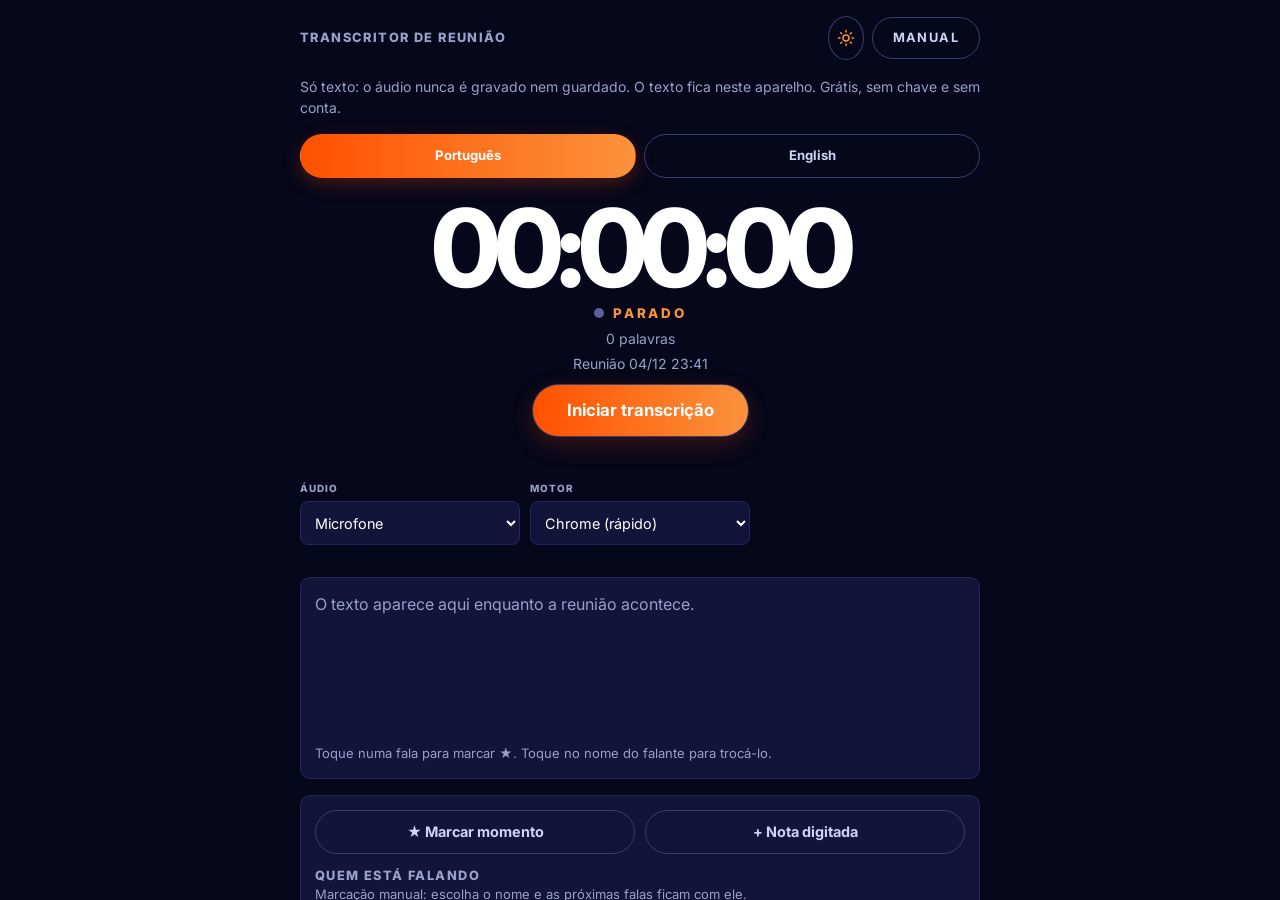
<file: index.html>
<!doctype html>
<html lang="pt-BR">
<head>
<meta charset="utf-8">
<meta name="robots" content="noindex, nofollow">
<meta name="viewport" content="width=device-width, initial-scale=1, viewport-fit=cover">
<meta name="color-scheme" content="dark light">
<title>Transcritor de Reunião</title>
<link rel="preconnect" href="https://fonts.googleapis.com">
<link href="https://fonts.googleapis.com/css2?family=Inter:wght@300;400;500;600;700;800&display=swap" rel="stylesheet">
<link rel="stylesheet" href="palco-base.css">
<style>
  /* Design "Palco" (palco-base.css traz os tokens --pl-*). Aqui só o que é específico do transcritor, sempre com var(--pl-*). */
  html, body { margin: 0; background: #06071a; }
  .palco { color-scheme: dark; justify-content: flex-start; align-items: center; padding-bottom: max(24px, env(safe-area-inset-bottom));
    --pl-ok: #4cc58a; --pl-warn: #e0a84a; --pl-err: #ff6b5b; --pl-star: #f0c040; }
  .palco.claro { color-scheme: light; --pl-ok: #1f7a4d; --pl-warn: #9a6200; --pl-err: #c0392b; --pl-star: #b8860b; }
  main { width: 100%; max-width: 680px; display: flex; flex-direction: column; gap: 16px; }
  [hidden] { display: none !important; }
  a.p-sair { text-decoration: none; display: inline-block; }
  .sub, .meta, .ajuda { color: var(--pl-muted); }
  .sub { font-size: .875rem; margin: 0; }
  .meta { font-size: .875rem; }
  .ajuda { font-size: .8125rem; margin: 0; }
  h2 { font-size: .8rem; font-weight: 800; letter-spacing: .11em; text-transform: uppercase; color: var(--pl-muted); }
  .card { background: var(--pl-surface); border: 1px solid var(--pl-line); border-radius: 10px; padding: 14px; }
  .painel { display: flex; flex-direction: column; gap: 12px; }

  /* número em destaque = cronômetro */
  .p-bpm strong { font-size: clamp(3rem, min(13vw, 12vh), 7rem); }
  .ponto { display: inline-block; width: 10px; height: 10px; border-radius: 50%; background: var(--pl-dim); margin-right: 4px; vertical-align: baseline; }
  .gravando .ponto { background: var(--pl-orange); animation: pulsa 1.2s infinite; }
  @keyframes pulsa { 50% { opacity: .25; } }
  #estado { text-transform: uppercase; }
  .p-mid .meta { display: block; margin-top: 4px; }
  #aviso { font-size: .9rem; min-height: 1.4em; margin: 8px 0 0; }
  #aviso.erro { color: var(--pl-err); } #aviso.ok { color: var(--pl-ok); } #aviso.atencao { color: var(--pl-warn); }
  .cta:disabled, .seg button:disabled { opacity: .5; cursor: not-allowed; }

  /* botões gerais: contorno fino em pílula; principal = laranja (único uso grande) */
  main button { border: 1px solid var(--pl-btn-border); border-radius: 999px; padding: 10px 18px; min-height: 44px;
    color: var(--pl-btn-text); background: var(--pl-btn-bg); font-weight: 700; font-size: .9rem; }
  main button:hover { background: var(--pl-hover); }
  main button.principal, main button.sel { background: var(--pl-grad); border-color: transparent; color: #fff; box-shadow: 0 6px 18px #ff510040; }
  main button.principal { min-height: 52px; font-size: 1rem; }
  main button[disabled] { opacity: .4; cursor: not-allowed; }
  .grade { display: grid; grid-template-columns: 1fr 1fr; gap: 10px; }
  .grade .largo { grid-column: 1 / -1; }

  /* campos */
  label.campo { display: flex; flex-direction: column; gap: 5px; font-size: .62rem; font-weight: 800; letter-spacing: .09em; text-transform: uppercase; color: var(--pl-muted); }
  main select, main input[type=text], main textarea { width: 100%; min-width: 0; font: inherit; font-size: .9rem; font-weight: 400; letter-spacing: normal; text-transform: none;
    padding: 9px 10px; min-height: 44px; border: 1px solid var(--pl-input-border); border-radius: 8px; background: var(--pl-input-bg); color: var(--pl-input-text); }
  main select:disabled { opacity: .4; }
  textarea { min-height: 5rem; resize: vertical; }
  .p-o select { text-overflow: ellipsis; }

  /* texto ao vivo */
  #texto { max-height: 46vh; overflow-y: auto; min-height: 9rem; white-space: pre-wrap; overflow-wrap: anywhere; }
  .linha { margin: 0 0 8px; cursor: pointer; }
  .linha.dest { border-left: 3px solid var(--pl-orange); padding-left: 8px; }
  .linha.nota { color: var(--pl-muted); }
  .linha .estrela { color: var(--pl-star); font-weight: 700; }
  .hora { color: var(--pl-muted); font-variant-numeric: tabular-nums; font-size: .8125rem; margin-right: 6px; }
  .quem { font-weight: 800; margin-right: 6px; cursor: pointer; text-decoration: underline dotted; }
  .parcial { color: var(--pl-muted); font-style: italic; }
  .vazio { color: var(--pl-muted); }

  .confirma { display: flex; gap: 10px; align-items: center; flex-wrap: wrap; }
  ul.notas { margin: 0; padding-left: 1.2rem; color: var(--pl-muted); font-size: .875rem; }
  ul.notas a { color: var(--pl-orange-light); }
  .palco.claro ul.notas a { color: var(--pl-blue); }
  details > summary { cursor: pointer; font-weight: 800; min-height: 44px; display: flex; align-items: center; }
  details[open] > summary { margin-bottom: 8px; }
  .linhaflex { display: flex; gap: 8px; flex-wrap: wrap; align-items: center; }
  .linhaflex > input { flex: 1 1 10rem; width: auto; }
  .chips { display: flex; flex-wrap: wrap; gap: 8px; }
  .chips button { min-height: 40px; padding: 6px 14px; }
  .reuniao { border-top: 1px solid var(--pl-line); padding-top: 10px; margin-top: 10px; display: flex; flex-direction: column; gap: 6px; }
  .reuniao:first-child { border-top: 0; margin-top: 0; padding-top: 0; }
  .reuniao .acoes { display: flex; gap: 6px; flex-wrap: wrap; }
  .reuniao .acoes button { min-height: 40px; padding: 6px 12px; font-size: .85rem; }
  .trecho { font-size: .875rem; color: var(--pl-muted); margin: 0; }
</style>
</head>
<body>
<div class="palco" id="palco">
<main id="raiz">
  <div class="p-top">
    <span>Transcritor de reunião</span>
    <div class="p-acts">
      <button type="button" class="p-tema" id="tema" aria-label="Alternar entre modo claro e escuro" title="Modo claro / escuro">
        <svg class="sol" viewBox="0 0 24 24" width="18" height="18" fill="none" stroke="currentColor" stroke-width="2" stroke-linecap="round" aria-hidden="true"><circle cx="12" cy="12" r="4"/><path d="M12 2v2M12 20v2M4.9 4.9l1.4 1.4M17.7 17.7l1.4 1.4M2 12h2M20 12h2M4.9 19.1l1.4-1.4M17.7 6.3l1.4-1.4"/></svg>
        <svg class="lua" viewBox="0 0 24 24" width="18" height="18" fill="none" stroke="currentColor" stroke-width="2" stroke-linecap="round" stroke-linejoin="round" aria-hidden="true"><path d="M21 12.8A9 9 0 1 1 11.2 3a7 7 0 0 0 9.8 9.8z"/></svg>
      </button>
      <a class="p-sair" href="manual.html">Manual</a>
    </div>
  </div>
  <p class="sub">Só texto: o áudio nunca é gravado nem guardado. O texto fica neste aparelho. Grátis, sem chave e sem conta.</p>

  <div class="seg" role="group" aria-label="Idioma falado">
    <button type="button" id="idPt" aria-pressed="true">Português</button>
    <button type="button" id="idEn" aria-pressed="false">English</button>
  </div>
  <select id="selIdioma" hidden><option value="pt-BR">Português (Brasil)</option><option value="en-US">English (US)</option></select>

  <section class="p-mid" aria-label="Controle">
    <div class="p-bpm"><strong id="tempo">00:00:00</strong></div>
    <small><span class="ponto" aria-hidden="true"></span> <span id="estado">Parado</span></small>
    <span class="meta" id="palavras">0 palavras</span>
    <span class="meta" id="tituloAtual"></span>
    <div class="p-bot"><button class="cta" id="btnIniciar" type="button" data-on="false">Iniciar transcrição</button></div>
    <p id="aviso" role="status" aria-live="polite"></p>
  </section>

  <div class="p-opts">
    <div class="p-row p-r3">
      <div class="p-o"><label for="selFonte">Áudio</label>
        <select id="selFonte"><option value="mic">Microfone</option><option value="tela">Aba da reunião</option><option value="ambos">Reunião + meu mic</option></select></div>
      <div class="p-o"><label for="selMotor">Motor</label>
        <select id="selMotor"><option value="chrome">Chrome (rápido)</option><option value="whisper">Whisper (local)</option></select></div>
      <div class="p-o" id="campoVel"><label for="selVel">Velocidade</label><select id="selVel"></select></div>
    </div>
  </div>
  <p class="ajuda" id="ajudaFonte"></p>

  <section class="card" aria-label="Texto">
    <div id="texto" tabindex="0"><span class="vazio">O texto aparece aqui enquanto a reunião acontece.</span></div>
    <p class="ajuda" style="margin-top:8px">Toque numa fala para marcar ★. Toque no nome do falante para trocá-lo.</p>
  </section>

  <section class="card painel" aria-label="Durante a reunião">
    <div class="grade">
      <button id="btnDestaque" type="button">★ Marcar momento</button>
      <button id="btnNota" type="button">+ Nota digitada</button>
    </div>
    <div class="linhaflex" id="boxNota" hidden>
      <input type="text" id="inpNota" placeholder="Digite a nota e toque em Salvar" autocomplete="off">
      <button id="btnSalvarNota" type="button">Salvar</button>
    </div>
    <div>
      <h2>Quem está falando</h2>
      <p class="ajuda">Marcação manual: escolha o nome e as próximas falas ficam com ele.</p>
      <div class="chips" id="chipsFalantes" style="margin-top:8px"></div>
    </div>
  </section>

  <section class="card painel" aria-label="Saída">
    <h2>Resumo, ata, mapa mental e perguntas (com o Claude)</h2>
    <p class="ajuda">Escolha o modelo, copie e cole no app do Claude. Sem chave de API e sem custo extra.</p>
    <label class="campo">Modelo
      <select id="selModelo"></select>
    </label>
    <div id="boxPergunta" hidden>
      <label class="campo">Sua pergunta sobre a reunião
        <textarea id="inpPergunta" placeholder="Ex.: o que ficou combinado com o João e até quando?"></textarea>
      </label>
    </div>
    <button class="principal" id="btnClaude" type="button">Copiar com instruções para o Claude</button>
    <h2>Exportar</h2>
    <div class="grade">
      <button id="btnTexto" type="button">Copiar só o texto</button>
      <button id="btnCompartilhar" type="button">Compartilhar</button>
      <button id="btnTxt" type="button">Baixar .txt</button>
      <button id="btnMd" type="button">Baixar .md</button>
      <button id="btnSrt" type="button">Baixar .srt</button>
      <button id="btnDoc" type="button">Baixar Word (.doc)</button>
      <button class="largo" id="btnPdf" type="button">PDF (imprimir / salvar como PDF)</button>
    </div>
  </section>

  <section class="card painel" aria-label="ETL">
    <h2>Processo ETL da reunião</h2>
    <p class="ajuda">Roda sozinho ao parar a transcrição. <b>Extrai</b> as falas com horário e falante, <b>trata</b> (limpa vícios e repetições, junta turnos, acha decisões, tarefas, riscos, perguntas, nomes, valores, datas, palavras-chave, capítulos e participação) e <b>carrega</b> tudo em um pacote .zip (relatório, base de conhecimento, JSON e planilhas CSV). Tudo no seu navegador.</p>
    <div class="grade">
      <button id="btnEtl" type="button">Rodar ETL agora</button>
      <button id="btnEtlZip" type="button" class="principal" style="min-height:48px;font-size:1rem" disabled>Baixar pacote (.zip)</button>
      <button id="btnEtlJson" type="button" disabled>Baixar JSON</button>
      <button id="btnEtlCopiar" type="button" disabled>Copiar relatório</button>
    </div>
    <div id="etlSaida" class="ajuda" style="white-space:pre-wrap;overflow-wrap:anywhere;max-height:50vh;overflow-y:auto">Ainda não rodou.</div>
  </section>

  <section class="card" aria-label="Reuniões">
    <details id="detReunioes">
      <summary>Minhas reuniões</summary>
      <div class="linhaflex">
        <button id="btnNova" type="button" class="principal" style="min-height:48px;font-size:1rem">Nova reunião</button>
      </div>
      <div style="margin-top:10px"><input type="text" id="inpBusca" placeholder="Buscar em todas as reuniões" autocomplete="off"></div>
      <div id="listaReunioes" style="margin-top:8px"></div>
      <details id="detLixeira" style="margin-top:10px"><summary>Lixeira</summary><div id="listaLixeira"></div></details>
    </details>
  </section>

  <section class="card" aria-label="Glossário">
    <details>
      <summary>Glossário (corrige termos e nomes)</summary>
      <p class="ajuda">Uma regra por linha, no formato <b>errado = certo</b>. Vale para o texto novo, em qualquer idioma.</p>
      <textarea id="inpGlossario" placeholder="cloude = Claude&#10;kiwi fai = Kiwify" spellcheck="false"></textarea>
      <div class="linhaflex" style="margin-top:8px">
        <button id="btnGlossario" type="button">Salvar glossário</button>
        <button id="btnAplicarGlossario" type="button">Aplicar na reunião aberta</button>
      </div>
      <h2 style="margin-top:14px">Nomes de falantes</h2>
      <div class="linhaflex" style="margin-top:8px">
        <input type="text" id="inpFalante" placeholder="Nome (ex.: Maria)" autocomplete="off">
        <button id="btnAddFalante" type="button">Adicionar</button>
        <button id="btnLimpaFalantes" type="button">Remover todos</button>
      </div>
    </details>
  </section>

  <section class="card painel" aria-label="Limpar">
    <div class="grade">
      <button id="btnLimpar" type="button">Apagar texto desta reunião</button>
    </div>
    <div class="confirma" id="confirma" hidden>
      <span>Apagar todo o texto desta reunião?</span>
      <button id="btnSim" type="button">Sim, apagar</button>
      <button id="btnNao" type="button">Cancelar</button>
    </div>
  </section>

  <ul class="notas">
    <li>Deixe a tela ligada e este navegador aberto durante a reunião.</li>
    <li><b>Chrome (rápido):</b> só ouve o microfone e envia o áudio aos servidores do Google. Avise os participantes.</li>
    <li><b>Whisper local:</b> a voz é transcrita dentro do seu navegador, sem enviar áudio a ninguém. Baixa um modelo (~80 MB) na primeira vez e é mais lento que o Chrome.</li>
    <li><b>Áudio do computador:</b> só em Chrome/Edge no computador. Na janela que abrir, escolha a aba da reunião e marque "Compartilhar áudio". Windows também permite o áudio do sistema inteiro.</li>
    <li><a href="manual.html">Manual passo a passo de uso</a></li>
    <li><b>Celular:</b> o navegador do celular não consegue capturar o áudio interno. Use o microfone (com o som da chamada no alto-falante).</li>
  </ul>
</main>
</div>

<script>
(function () {
  "use strict";
  var CHAVE = "transcritor_reuniao_v2", CHAVE1 = "transcritor_reuniao_v1";
  var URL_TRANSFORMERS = "https://cdn.jsdelivr.net/npm/@huggingface/transformers@3";
  var MODELO_WHISPER = "Xenova/whisper-base";
  var TAXA = 16000;

  /* ---------- Modelos de instruções para colar no Claude ---------- */
  var BASE = [
    "Abaixo está a transcrição bruta de uma reunião, gerada por reconhecimento de voz. Pode haver erros de reconhecimento. Linhas com \"NOTA\" são anotações digitadas pelo usuário; linhas com ★ são momentos que o usuário marcou como importantes; nomes antes dos dois pontos foram marcados manualmente (podem faltar ou estar errados). Não invente fatos nem atribua falas por suposição.",
    "",
    "REGRAS: entregue em português do Brasil corrigido (acentuação, crase, concordância, pontuação). Se a reunião estiver em outro idioma, traduza para o português e mantenha em itálico os termos originais importantes. Corrija erros evidentes de reconhecimento usando o contexto; se algo for ambíguo, marque \"(trecho incerto)\". Remova vícios de fala e repetições. Releia tudo no fim procurando erros."
  ].join("\n");

  var MODELOS = {
    ata: { nome: "Ata completa (padrão)", p: [
      "TAREFA: ETL completo da reunião e documento final com as seções:",
      "- Cabeçalho (título, data, duração aproximada, participantes citados)",
      "- Resumo executivo (até 8 linhas)",
      "- Decisões tomadas",
      "- Pendências e próximos passos (tabela: ação | responsável | prazo)",
      "- Tópicos discutidos (um bloco por assunto)",
      "- Números, datas, nomes e valores citados",
      "- Momentos marcados com ★ (o que foi dito e por que importa)",
      "- Dúvidas em aberto e trechos incertos",
      "- Glossário (se houver termos técnicos)"] },
    executivo: { nome: "Resumo executivo curto", p: [
      "TAREFA: resumo de no máximo 10 linhas para quem não participou, seguido de 3 a 5 decisões e as pendências mais urgentes."] },
    vendas: { nome: "Chamada de vendas / cliente", p: [
      "TAREFA: nota de reunião comercial com: perfil do cliente, dores e necessidades, objeções, interesse (alto/médio/baixo, com o motivo), orçamento e prazo citados, próximos passos com data, riscos e um rascunho curto de e-mail de follow-up."] },
    entrevista: { nome: "Entrevista / candidato", p: [
      "TAREFA: resumo estruturado da entrevista: perguntas e respostas principais (formato Q&A), pontos fortes, pontos de atenção, citações marcantes e uma avaliação final objetiva, sem inventar nada."] },
    aula: { nome: "Aula / palestra", p: [
      "TAREFA: anotações de estudo com: tema, conceitos-chave com definição, exemplos citados, passo a passo (se houver), 10 perguntas de revisão com respostas e um resumo de 1 parágrafo."] },
    mapa: { nome: "Mapa mental", p: [
      "TAREFA: mapa mental da reunião. Entregue (1) um bloco de código Mermaid com `mindmap` (raiz = tema da reunião; ramos = assuntos, decisões, pendências; folhas = detalhes curtos) e (2) o mesmo conteúdo como lista com marcadores indentada, para copiar em qualquer app."] },
    tarefas: { nome: "Só tarefas e decisões", p: [
      "TAREFA: extraia apenas (1) decisões, (2) tarefas em tabela (ação | responsável | prazo | prioridade) e (3) pendências sem dono. Se faltar responsável ou prazo, escreva \"não definido\"."] },
    perguntar: { nome: "Perguntar à reunião", p: [
      "TAREFA: responda à pergunta do usuário usando SOMENTE a transcrição. Cite o horário [hh:mm:ss] dos trechos usados. Se a resposta não estiver na transcrição, diga que não foi dita."] },
    livre: { nome: "Só a transcrição (sem tarefa)", p: [
      "TAREFA: aguarde minha próxima instrução. Por ora, apenas corrija o português da transcrição e devolva o texto limpo, mantendo os horários."] }
  };

  var $ = function (id) { return document.getElementById(id); };
  var raiz = $("raiz"), elTexto = $("texto"), elTempo = $("tempo"), elEstado = $("estado"),
      elPalavras = $("palavras"), elAviso = $("aviso"), btnIniciar = $("btnIniciar");

  var SR = window.SpeechRecognition || window.webkitSpeechRecognition;
  var CELULAR = /Android|iPhone|iPad|iPod/i.test(navigator.userAgent);
  var TEM_TELA = !!(navigator.mediaDevices && navigator.mediaDevices.getDisplayMedia) && !CELULAR;

  /* ---------- Estado e persistência ---------- */
  var S = { atual: null, reunioes: [], glossario: "", falantes: [], cfg: { lang: "pt-BR", fonte: "mic", motor: "chrome", falante: "", vel: "rapido" } };
  var rodando = false, parcial = "", ultimoFinal = "", rec = null;
  var inicioSessao = 0, base = 0, relogio = null, wake = null;

  function pad(n) { return (n < 10 ? "0" : "") + n; }
  function hhmmss(s) { s = Math.floor(s); return pad(Math.floor(s / 3600)) + ":" + pad(Math.floor(s % 3600 / 60)) + ":" + pad(s % 60); }
  function aviso(msg, tipo) { elAviso.textContent = msg || ""; elAviso.className = tipo || ""; }
  function novoId() { return "r" + Date.now().toString(36) + Math.random().toString(36).slice(2, 5); }
  function dataCurta(ms) { var d = new Date(ms); return pad(d.getDate()) + "/" + pad(d.getMonth() + 1) + " " + pad(d.getHours()) + ":" + pad(d.getMinutes()); }

  function salvar() { try { localStorage.setItem(CHAVE, JSON.stringify(S)); } catch (e) {} }
  function novaReuniao() {
    var m = { id: novoId(), titulo: "Reunião " + dataCurta(Date.now()), criada: Date.now(), decorrido: 0, linhas: [], lixo: false };
    S.reunioes.push(m); S.atual = m.id; return m;
  }
  function cur() {
    for (var i = 0; i < S.reunioes.length; i++) { if (S.reunioes[i].id === S.atual && !S.reunioes[i].lixo) return S.reunioes[i]; }
    for (var j = 0; j < S.reunioes.length; j++) { if (!S.reunioes[j].lixo) { S.atual = S.reunioes[j].id; return S.reunioes[j]; } }
    return novaReuniao();
  }
  function carregar() {
    try {
      var d = JSON.parse(localStorage.getItem(CHAVE) || "null");
      if (d && Array.isArray(d.reunioes)) {
        S.atual = d.atual; S.reunioes = d.reunioes; S.glossario = d.glossario || ""; S.falantes = d.falantes || [];
        for (var k in S.cfg) { if (d.cfg && d.cfg[k] !== undefined) S.cfg[k] = d.cfg[k]; }
        return;
      }
      var v1 = JSON.parse(localStorage.getItem(CHAVE1) || "null");   // migra a versão antiga (uma única reunião)
      if (v1 && Array.isArray(v1.linhas) && v1.linhas.length) {
        var m = novaReuniao(); m.titulo = "Reunião anterior";
        m.linhas = v1.linhas.map(function (l) { return { t: l.t, s: l.s, f: "", k: "fala" }; });
        m.decorrido = +v1.decorrido || 0;
      }
    } catch (e) {}
  }

  /* ---------- Texto, glossário, contagem ---------- */
  function cap(t) { return t.charAt(0).toUpperCase() + t.slice(1); }
  function esc(s) { return s.replace(/[.*+?^${}()|[\]\\]/g, "\\$&"); }
  function regrasGlossario() {
    return S.glossario.split("\n").map(function (l) {
      var i = l.indexOf("="); if (i < 1) return null;
      var a = l.slice(0, i).trim(), b = l.slice(i + 1).trim();
      return a ? { re: new RegExp("(^|[^\\p{L}\\p{N}])" + esc(a) + "(?![\\p{L}\\p{N}])", "giu"), b: b } : null;
    }).filter(Boolean);
  }
  function aplicarGlossario(t) {
    regrasGlossario().forEach(function (r) { t = t.replace(r.re, function (_m, pre) { return pre + r.b; }); });
    return t;
  }
  function linhaTexto(l) {
    var q = l.f ? l.f + ": " : "";
    if (l.k === "dest") return "[" + hhmmss(l.t) + "] ★ MOMENTO IMPORTANTE";
    if (l.k === "nota") return "[" + hhmmss(l.t) + "] NOTA: " + l.s;
    return "[" + hhmmss(l.t) + "] " + (l.d ? "★ " : "") + q + l.s;
  }
  function textoPuro(m) { return (m || cur()).linhas.map(linhaTexto).join("\n"); }
  function contarPalavras(m) {
    return m.linhas.reduce(function (n, l) { return n + (l.k === "dest" ? 0 : l.s.split(/\s+/).filter(Boolean).length); }, 0);
  }
  function segAgora() { return base + (rodando ? (Date.now() - inicioSessao) / 1000 : 0); }

  function addLinha(txt, t, k, quem) {
    txt = txt.replace(/\s+/g, " ").trim();
    if (!txt && k !== "dest") return;
    if (k !== "nota" && k !== "dest") txt = aplicarGlossario(cap(txt));
    var m = cur();
    m.linhas.push({ t: t == null ? segAgora() : t, s: txt, f: (k === "nota" || k === "dest") ? "" : (quem || S.cfg.falante), k: k || "fala" });
    m.decorrido = Math.max(m.decorrido, segAgora());
    salvar();
  }

  /* ---------- Desenho ---------- */
  function desenhar() {
    var m = cur();
    $("tituloAtual").textContent = m.titulo;
    elTexto.textContent = "";
    if (!m.linhas.length && !parcial) {
      var v = document.createElement("span"); v.className = "vazio";
      v.textContent = "O texto aparece aqui enquanto a reunião acontece.";
      elTexto.appendChild(v);
    }
    m.linhas.forEach(function (l, i) {
      var p = document.createElement("p");
      p.className = "linha" + (l.d || l.k === "dest" ? " dest" : "") + (l.k === "nota" ? " nota" : "");
      var h = document.createElement("span"); h.className = "hora"; h.textContent = hhmmss(l.t); p.appendChild(h);
      if (l.k === "dest") {
        var e = document.createElement("span"); e.className = "estrela"; e.textContent = "★ Momento marcado"; p.appendChild(e);
      } else {
        if (l.d) { var s2 = document.createElement("span"); s2.className = "estrela"; s2.textContent = "★ "; p.appendChild(s2); }
        if (l.k === "nota") { var n = document.createElement("b"); n.textContent = "Nota: "; p.appendChild(n); }
        else if (l.f) {
          var q = document.createElement("span"); q.className = "quem"; q.textContent = l.f + ":"; q.dataset.i = i; q.title = "Trocar falante"; p.appendChild(q);
        } else if (S.falantes.length && l.k === "fala") {
          var q2 = document.createElement("span"); q2.className = "quem"; q2.textContent = "[quem?]"; q2.dataset.i = i; q2.style.fontWeight = "400"; p.appendChild(q2);
        }
        p.appendChild(document.createTextNode(l.s));
      }
      p.dataset.i = i;
      elTexto.appendChild(p);
    });
    if (parcial) {
      var pp = document.createElement("p"); pp.className = "linha parcial"; pp.textContent = parcial; elTexto.appendChild(pp);
    }
    elTexto.scrollTop = elTexto.scrollHeight;
    var c = contarPalavras(m);
    elPalavras.textContent = c + (c === 1 ? " palavra" : " palavras");
    desenharEtl();
    btnIniciar.dataset.on = rodando ? "true" : "false";
    btnIniciar.textContent = rodando ? "Parar transcrição" : (m.linhas.length ? "Retomar transcrição" : "Iniciar transcrição");
  }

  elTexto.addEventListener("click", function (ev) {
    var alvo = ev.target, m = cur();
    var q = alvo.closest && alvo.closest(".quem");
    var p = alvo.closest && alvo.closest(".linha");
    if (!p || p.dataset.i === undefined) return;
    var l = m.linhas[+p.dataset.i]; if (!l) return;
    if (q) {                                           // cicla o falante da linha
      var lista = [""].concat(S.falantes), pos = lista.indexOf(l.f || "");
      l.f = lista[(pos + 1) % lista.length];
    } else if (l.k !== "dest") { l.d = !l.d; }          // marca/desmarca ★
    else { m.linhas.splice(+p.dataset.i, 1); }
    salvar(); desenhar();
  });

  function tick() { elTempo.textContent = hhmmss(segAgora()); }

  /* ---------- Motor 1: reconhecimento do Chrome (só microfone) ---------- */
  function criarRec() {
    var r = new SR();
    r.lang = S.cfg.lang; r.continuous = true; r.interimResults = true; r.maxAlternatives = 1;
    r.onresult = function (ev) {
      var interino = "";
      for (var i = ev.resultIndex; i < ev.results.length; i++) {
        var res = ev.results[i];
        if (res.isFinal) { finalChrome(res[0].transcript); } else { interino += res[0].transcript; }
      }
      parcial = interino.trim(); desenhar();
    };
    r.onerror = function (ev) {
      if (ev.error === "not-allowed" || ev.error === "service-not-allowed") {
        aviso("Microfone bloqueado. Permita o microfone para este site nas configurações do navegador.", "erro"); parar(true);
      } else if (ev.error === "audio-capture") { aviso("Nenhum microfone encontrado.", "erro"); parar(true); }
      else if (ev.error === "network") { aviso("Sem internet para reconhecer a fala. Tentando de novo...", "atencao"); }
    };
    r.onend = function () {
      if (parcial) { finalChrome(parcial); parcial = ""; desenhar(); }
      if (rodando && S.cfg.motor === "chrome") { setTimeout(function () { if (rodando) { try { r.start(); } catch (e) {} } }, 250); }
    };
    return r;
  }
  function finalChrome(txt) {
    txt = txt.replace(/\s+/g, " ").trim();
    if (!txt || txt === ultimoFinal) return;           // evita repetição comum no Chrome do Android
    ultimoFinal = txt; addLinha(txt);
  }

  /* ---------- Motor 2: Whisper local (qualquer fonte de áudio, quase em tempo real) ---------- */
  // Velocidade: pedaços menores e modelo menor = texto aparece mais rápido; pedaços maiores e modelo maior = mais preciso.
  var VEL = {
    rapido:      { nome: "Tempo real",   min: 2.5, pausa: 0.5, max: 8,  modelo: "Xenova/whisper-tiny" },
    equilibrado: { nome: "Equilibrado",            min: 5,   pausa: 0.7, max: 15, modelo: "Xenova/whisper-base" },
    preciso:     { nome: "Preciso",   min: 8,   pausa: 0.9, max: 25, modelo: "Xenova/whisper-small" }
  };
  var asrs = {}, carregando = {}, actx = null, fluxos = [], segs = [], fila = Promise.resolve(), pendentes = 0;

  function velAtual() { return VEL[S.cfg.vel] || VEL.rapido; }
  function carregarModelo(nome) {
    if (asrs[nome]) return Promise.resolve(asrs[nome]);
    if (carregando[nome]) return carregando[nome];
    aviso("Baixando o modelo de voz (só na primeira vez; fica guardado no navegador)...", "atencao");
    carregando[nome] = import(URL_TRANSFORMERS).then(function (mod) {
      return mod.pipeline("automatic-speech-recognition", nome, {
        progress_callback: function (p) { if (p && p.status === "progress" && rodando) { aviso("Baixando modelo de voz: " + Math.round(p.progress) + "%", "atencao"); } }
      });
    }).then(function (p) { asrs[nome] = p; if (rodando) aviso("Modelo pronto. O texto aparece poucos segundos depois da fala.", "ok"); return p; })
      .catch(function (e) { carregando[nome] = null; throw e; });
    return carregando[nome];
  }

  var ALUCINACOES = /^(obrigad[oa][.!]?|legendas? pela comunidade.*|thanks for watching[.!]?|thank you[.!]?|you|\.+|\[.*\]|\(.*\)|♪.*)$/i;

  function novoSeg(tag) { return { tag: tag, pedacos: [], tam: 0, silencio: 0, ini: 0 }; }

  function enviarPedaco(sg) {
    if (!sg.tam) return;
    var dados = new Float32Array(sg.tam), o = 0;
    sg.pedacos.forEach(function (b) { dados.set(b, o); o += b.length; });
    var t0 = sg.ini, tag = sg.tag, nomeModelo = velAtual().modelo;
    sg.pedacos = []; sg.tam = 0; sg.silencio = 0;
    if (dados.length < TAXA * 0.8) return;
    pendentes++;
    if (pendentes > 3) aviso("A transcrição está atrasada em relação à fala. Troque a velocidade para \"Tempo real\" ou use o motor Chrome se for só microfone.", "atencao");
    var lang = S.cfg.lang === "en-US" ? "english" : "portuguese";
    fila = fila.then(function () { return carregarModelo(nomeModelo); }).then(function (m) {
      return m(dados, { language: lang, task: "transcribe" });
    }).then(function (r) {
      var txt = ((r && r.text) || "").trim();
      if (txt && !ALUCINACOES.test(txt)) { addLinha(txt, t0, "fala", tag); desenhar(); }
    }).catch(function (e) {
      aviso("Falha no Whisper: " + (e && e.message ? e.message : e), "erro");
    }).then(function () { pendentes--; });
  }

  function aoReceberAudio(sg, ev) {
    var entrada = ev.inputBuffer.getChannelData(0), n = entrada.length, soma = 0, i, v = velAtual();
    for (i = 0; i < n; i++) soma += entrada[i] * entrada[i];
    var rms = Math.sqrt(soma / n), falando = rms > 0.012;
    if (!sg.tam && !falando) return;                   // descarta silêncio inicial
    if (!sg.tam) sg.ini = segAgora();
    sg.pedacos.push(new Float32Array(entrada)); sg.tam += n;
    sg.silencio = falando ? 0 : sg.silencio + n;
    if ((sg.tam >= TAXA * v.min && sg.silencio >= TAXA * v.pausa) || sg.tam >= TAXA * v.max) enviarPedaco(sg);
  }

  // Devolve [{ stream, tag }]. Com "Reunião + meu microfone", cada fonte vira um falante automático.
  async function abrirFluxos() {
    var lista = [], ambos = S.cfg.fonte === "ambos";
    if (S.cfg.fonte === "mic" || ambos) {
      lista.push({ stream: await navigator.mediaDevices.getUserMedia({ audio: { echoCancellation: true, noiseSuppression: true } }), tag: ambos ? "Eu" : "" });
    }
    if (S.cfg.fonte === "tela" || ambos) {
      var tela;
      try { tela = await navigator.mediaDevices.getDisplayMedia({ video: true, audio: true }); }
      catch (e) { lista.forEach(function (x) { x.stream.getTracks().forEach(function (t) { t.stop(); }); }); throw e; }
      tela.getVideoTracks().forEach(function (t) { t.stop(); });   // só o áudio interessa
      if (!tela.getAudioTracks().length) {
        lista.forEach(function (x) { x.stream.getTracks().forEach(function (t) { t.stop(); }); });
        throw new Error("sem-audio-tela");
      }
      tela.getAudioTracks()[0].addEventListener("ended", function () { if (rodando) { aviso("O compartilhamento de áudio foi encerrado.", "atencao"); parar(false); } });
      lista.push({ stream: tela, tag: ambos ? "Participantes" : "" });
    }
    return lista;
  }

  async function iniciarWhisper() {
    fluxos = await abrirFluxos();
    actx = new (window.AudioContext || window.webkitAudioContext)({ sampleRate: TAXA });
    segs = [];
    fluxos.forEach(function (f) {
      var sg = novoSeg(f.tag), p = actx.createScriptProcessor(4096, 1, 1);
      sg.proc = p; segs.push(sg);
      p.onaudioprocess = function (ev) { aoReceberAudio(sg, ev); };
      actx.createMediaStreamSource(f.stream).connect(p);
      p.connect(actx.destination);                     // necessário para o processador funcionar; sem eco (a entrada não é repassada)
    });
    carregarModelo(velAtual().modelo).catch(function (e) { aviso("Não consegui baixar o modelo de voz: " + (e && e.message ? e.message : e), "erro"); });
  }
  function pararWhisper() {
    segs.forEach(function (sg) {
      try { enviarPedaco(sg); } catch (e) {}
      try { sg.proc.disconnect(); sg.proc.onaudioprocess = null; } catch (e) {}
    });
    try { if (actx) actx.close(); } catch (e) {}
    fluxos.forEach(function (f) { f.stream.getTracks().forEach(function (t) { t.stop(); }); });
    actx = null; fluxos = []; segs = [];
  }

  /* ---------- Iniciar / parar ---------- */
  async function pedirTelaLigada() {
    try { if (navigator.wakeLock) { wake = await navigator.wakeLock.request("screen"); } } catch (e) { wake = null; }
  }
  document.addEventListener("visibilitychange", function () {
    if (rodando && document.visibilityState === "visible") { pedirTelaLigada(); }
    if (rodando && document.visibilityState === "hidden") {
      aviso("A tela foi desligada ou o navegador saiu do primeiro plano: a transcrição pode ter parado.", "atencao");
    }
  });

  async function iniciar() {
    var cfg = S.cfg, m = cur();
    if (cfg.motor === "chrome" && cfg.fonte !== "mic") cfg.motor = "whisper";
    if (cfg.motor === "chrome" && !SR) { aviso("Este navegador não tem reconhecimento de voz do Chrome. Troque o motor para Whisper local.", "erro"); return; }
    if (cfg.fonte !== "mic" && !TEM_TELA) { aviso("Este aparelho não consegue capturar o áudio interno. Use o microfone.", "erro"); return; }
    base = m.decorrido; inicioSessao = Date.now(); ultimoFinal = ""; parcial = ""; rodando = true;
    raiz.classList.add("gravando");
    try {
      if (cfg.motor === "chrome") {
        rec = criarRec(); rec.start();
        aviso("Transcrevendo. Mantenha a tela ligada.", "ok");
      } else {
        aviso("Iniciando...", "atencao");
        await iniciarWhisper();
        if (!asrs[velAtual().modelo]) aviso("Preparando o modelo de voz...", "atencao");
      }
    } catch (e) {
      rodando = false; raiz.classList.remove("gravando"); pararWhisper();
      var msg = e && e.message === "sem-audio-tela" ? "Nenhum áudio foi compartilhado. Na janela do navegador, escolha a aba e marque \"Compartilhar áudio\"."
        : e && e.name === "NotAllowedError" ? "Permissão negada (microfone ou compartilhamento de tela)."
        : "Não foi possível iniciar: " + (e && e.message ? e.message : e);
      aviso(msg, "erro"); desenhar(); return;
    }
    pedirTelaLigada();
    relogio = setInterval(tick, 500);
    elEstado.textContent = "Ouvindo"; travarConfig(true); desenhar();
  }

  function parar(porErro) {
    var m = cur();
    if (rodando) { m.decorrido = segAgora(); }
    rodando = false;
    clearInterval(relogio);
    try { if (rec) { rec.onend = null; rec.stop(); } } catch (e) {}
    pararWhisper();
    try { if (wake) wake.release(); } catch (e) {}
    wake = null;
    if (parcial) { addLinha(parcial); parcial = ""; }
    salvar(); tick();
    raiz.classList.remove("gravando");
    elEstado.textContent = "Parado"; travarConfig(false); desenhar();
    if (!porErro) aviso(pendentes ? "Parado. Ainda terminando de transcrever o último trecho..." : "Parado. O texto está salvo neste aparelho.", "ok");
    fila.then(function () { desenhar(); if (!rodando) rodarEtl(true); });   // ETL automático depois do último trecho
  }
  btnIniciar.addEventListener("click", function () { rodando ? parar(false) : iniciar(); });

  /* ---------- Configurações (idioma, fonte, motor) ---------- */
  function travarConfig(sim) { ["selFonte", "selMotor", "selVel", "idPt", "idEn"].forEach(function (id) { $(id).disabled = sim; }); }
  function atualizarConfig() {
    var cfg = S.cfg;
    $("selIdioma").value = cfg.lang; $("selFonte").value = cfg.fonte; $("selMotor").value = cfg.motor; $("selVel").value = cfg.vel;
    $("campoVel").hidden = cfg.motor !== "whisper";
    $("idPt").setAttribute("aria-pressed", cfg.lang === "pt-BR"); $("idEn").setAttribute("aria-pressed", cfg.lang === "en-US");
    var optsFonte = $("selFonte").options;
    for (var i = 0; i < optsFonte.length; i++) { if (optsFonte[i].value !== "mic") optsFonte[i].disabled = !TEM_TELA; }
    if (!TEM_TELA && cfg.fonte !== "mic") { cfg.fonte = "mic"; $("selFonte").value = "mic"; }
    $("selMotor").options[0].disabled = (cfg.fonte !== "mic") || !SR;
    if (cfg.fonte !== "mic" && cfg.motor === "chrome") { cfg.motor = "whisper"; $("selMotor").value = "whisper"; }
    if (!SR && cfg.motor === "chrome") { cfg.motor = "whisper"; $("selMotor").value = "whisper"; }
    var ajuda = "";
    if (CELULAR) ajuda = "No celular só o microfone está disponível. Para chamadas, coloque no alto-falante.";
    else if (cfg.fonte !== "mic") ajuda = "Ao iniciar, o Chrome abre a janela de compartilhamento: escolha a ABA do Google Meet, do Zoom Web (zoom.us/wc) ou de qualquer site e marque \"Compartilhar áudio da guia\". No Linux e no Mac só vale áudio de aba (não do sistema inteiro); o app Zoom instalado não é captado, entre pelo Zoom Web. Use fones para o microfone não captar o som da caixa." + (cfg.fonte === "ambos" ? " Com os dois, as falas saem como \"Participantes\" (aba) e \"Eu\" (microfone)." : "");
    else if (cfg.motor === "whisper") ajuda = "Whisper local: o áudio é processado só neste navegador. A primeira vez baixa ~80 MB.";
    $("ajudaFonte").textContent = ajuda;
    salvar();
  }
  $("idPt").addEventListener("click", function () { S.cfg.lang = "pt-BR"; atualizarConfig(); });
  $("idEn").addEventListener("click", function () { S.cfg.lang = "en-US"; atualizarConfig(); });
  $("selIdioma").addEventListener("change", function () { S.cfg.lang = this.value; atualizarConfig(); });
  $("selFonte").addEventListener("change", function () { S.cfg.fonte = this.value; atualizarConfig(); });
  $("selMotor").addEventListener("change", function () { S.cfg.motor = this.value; atualizarConfig(); });
  $("selVel").addEventListener("change", function () { S.cfg.vel = this.value; atualizarConfig(); });
  Object.keys(VEL).forEach(function (k) { var o = document.createElement("option"); o.value = k; o.textContent = VEL[k].nome; $("selVel").appendChild(o); });

  /* ---------- Destaque, nota, falantes ---------- */
  $("btnDestaque").addEventListener("click", function () { addLinha("", null, "dest"); desenhar(); aviso("Momento marcado.", "ok"); });
  $("btnNota").addEventListener("click", function () { $("boxNota").hidden = !$("boxNota").hidden; if (!$("boxNota").hidden) $("inpNota").focus(); });
  function salvarNota() { var v = $("inpNota").value.trim(); if (!v) return; addLinha(v, null, "nota"); $("inpNota").value = ""; desenhar(); }
  $("btnSalvarNota").addEventListener("click", salvarNota);
  $("inpNota").addEventListener("keydown", function (e) { if (e.key === "Enter") salvarNota(); });

  function desenharFalantes() {
    var box = $("chipsFalantes"); box.textContent = "";
    [""].concat(S.falantes).forEach(function (nome) {
      var b = document.createElement("button"); b.type = "button";
      b.textContent = nome || "Sem nome"; if (S.cfg.falante === nome) b.className = "sel";
      b.addEventListener("click", function () { S.cfg.falante = nome; salvar(); desenharFalantes(); });
      box.appendChild(b);
    });
  }
  $("btnAddFalante").addEventListener("click", function () {
    var v = $("inpFalante").value.trim(); if (!v) return;
    if (S.falantes.indexOf(v) < 0) S.falantes.push(v);
    S.cfg.falante = v; $("inpFalante").value = ""; salvar(); desenharFalantes(); desenhar();
  });
  $("btnLimpaFalantes").addEventListener("click", function () { S.falantes = []; S.cfg.falante = ""; salvar(); desenharFalantes(); desenhar(); });

  /* ---------- Glossário ---------- */
  $("btnGlossario").addEventListener("click", function () { S.glossario = $("inpGlossario").value; salvar(); aviso("Glossário salvo.", "ok"); });
  $("btnAplicarGlossario").addEventListener("click", function () {
    S.glossario = $("inpGlossario").value;
    cur().linhas.forEach(function (l) { if (l.k === "fala") l.s = aplicarGlossario(l.s); });
    salvar(); desenhar(); aviso("Glossário aplicado nesta reunião.", "ok");
  });

  /* ---------- Reuniões (pasta, busca, lixeira, mesclar) ---------- */
  function botao(txt, fn) { var b = document.createElement("button"); b.type = "button"; b.textContent = txt; b.addEventListener("click", fn); return b; }
  function desenharReunioes() {
    var box = $("listaReunioes"), lix = $("listaLixeira"), q = $("inpBusca").value.trim().toLowerCase();
    box.textContent = ""; lix.textContent = "";
    S.reunioes.slice().sort(function (a, b) { return b.criada - a.criada; }).forEach(function (m) {
      var achados = [];
      if (q) {
        if (m.titulo.toLowerCase().indexOf(q) >= 0) achados.push("(título)");
        m.linhas.forEach(function (l) { if (achados.length < 3 && l.s.toLowerCase().indexOf(q) >= 0) achados.push("[" + hhmmss(l.t) + "] " + l.s); });
        if (!achados.length) return;
      }
      var d = document.createElement("div"); d.className = "reuniao";
      var t = document.createElement("div"); t.textContent = (m.id === S.atual && !m.lixo ? "● " : "") + m.titulo;
      t.style.fontWeight = "700";
      var info = document.createElement("p"); info.className = "trecho";
      info.textContent = dataCurta(m.criada) + " · " + hhmmss(m.decorrido) + " · " + contarPalavras(m) + " palavras";
      d.appendChild(t); d.appendChild(info);
      achados.forEach(function (a) { var p = document.createElement("p"); p.className = "trecho"; p.textContent = a; d.appendChild(p); });
      var ac = document.createElement("div"); ac.className = "acoes";
      if (!m.lixo) {
        if (m.id !== S.atual) ac.appendChild(botao("Abrir", function () { if (rodando) { aviso("Pare a transcrição antes de trocar de reunião.", "atencao"); return; } S.atual = m.id; salvar(); desenhar(); desenharReunioes(); }));
        ac.appendChild(botao("Renomear", function () { var n = prompt("Novo nome:", m.titulo); if (n && n.trim()) { m.titulo = n.trim(); salvar(); desenhar(); desenharReunioes(); } }));
        if (m.id !== S.atual) ac.appendChild(botao("Mesclar na aberta", function () {
          if (rodando) { aviso("Pare a transcrição antes de mesclar.", "atencao"); return; }
          var alvo = cur(), deslocamento = alvo.decorrido;
          m.linhas.forEach(function (l) { var c = JSON.parse(JSON.stringify(l)); c.t += deslocamento; alvo.linhas.push(c); });
          alvo.decorrido += m.decorrido; m.lixo = true; salvar(); desenhar(); desenharReunioes(); aviso("Reuniões mescladas (a outra foi para a lixeira).", "ok");
        }));
        ac.appendChild(botao("Apagar", function () {
          if (rodando && m.id === S.atual) { aviso("Pare a transcrição antes de apagar.", "atencao"); return; }
          m.lixo = true; salvar(); desenhar(); desenharReunioes();
        }));
        d.appendChild(ac); box.appendChild(d);
      } else {
        ac.appendChild(botao("Restaurar", function () { m.lixo = false; salvar(); desenharReunioes(); }));
        ac.appendChild(botao("Excluir de vez", function () { S.reunioes = S.reunioes.filter(function (x) { return x !== m; }); salvar(); desenharReunioes(); }));
        d.appendChild(ac); lix.appendChild(d);
      }
    });
    if (!box.children.length) { var v = document.createElement("p"); v.className = "ajuda"; v.textContent = q ? "Nada encontrado." : "Nenhuma reunião."; box.appendChild(v); }
    if (!lix.children.length) { var v2 = document.createElement("p"); v2.className = "ajuda"; v2.textContent = "Lixeira vazia."; lix.appendChild(v2); }
  }
  $("inpBusca").addEventListener("input", desenharReunioes);
  $("detReunioes").addEventListener("toggle", desenharReunioes);
  $("btnNova").addEventListener("click", function () {
    if (rodando) { aviso("Pare a transcrição antes de criar outra reunião.", "atencao"); return; }
    novaReuniao(); salvar(); desenhar(); tick(); desenharReunioes(); aviso("Nova reunião criada.", "ok");
  });

  /* ---------- Saída: Claude e exportações ---------- */
  function haTexto() { if (!cur().linhas.length) { aviso("Ainda não há texto.", "atencao"); return false; } return true; }
  async function copiar(txt, okMsg) {
    try { await navigator.clipboard.writeText(txt); aviso(okMsg, "ok"); }
    catch (e) {
      var ta = document.createElement("textarea"); ta.value = txt; ta.style.position = "fixed"; ta.style.opacity = "0";
      document.body.appendChild(ta); ta.select();
      var ok = false; try { ok = document.execCommand("copy"); } catch (e2) {}
      document.body.removeChild(ta);
      aviso(ok ? okMsg : "Não consegui copiar. Use Baixar .txt.", ok ? "ok" : "erro");
    }
  }
  function baixar(conteudo, ext, tipo) {
    var d = new Date(), m = cur();
    var nome = "reuniao_" + d.getFullYear() + "-" + pad(d.getMonth() + 1) + "-" + pad(d.getDate()) + "_" + pad(d.getHours()) + pad(d.getMinutes()) + "." + ext;
    var a = document.createElement("a");
    a.href = URL.createObjectURL(new Blob([conteudo], { type: tipo + ";charset=utf-8" }));
    a.download = nome; document.body.appendChild(a); a.click(); document.body.removeChild(a);
    setTimeout(function () { URL.revokeObjectURL(a.href); }, 5000);
    aviso("Arquivo " + nome + " gerado.", "ok");
  }
  function cabecalho(m) { return "Reunião: " + m.titulo + " · Data: " + new Date(m.criada).toLocaleDateString("pt-BR") + " · Duração aproximada: " + hhmmss(m.decorrido) + " · Idioma falado: " + (S.cfg.lang === "en-US" ? "inglês" : "português do Brasil"); }
  function htmlDoc(m) {
    var h = function (s) { return s.replace(/&/g, "&amp;").replace(/</g, "&lt;").replace(/>/g, "&gt;"); };
    return "<!doctype html><html lang=\"pt-BR\"><head><meta charset=\"utf-8\"><title>" + h(m.titulo) + "</title>" +
      "<style>body{font-family:Calibri,Arial,sans-serif;line-height:1.5;max-width:780px;margin:24px auto}p{margin:0 0 8px}.t{color:#666}</style></head><body><h1>" + h(m.titulo) + "</h1><p class=\"t\">" + h(cabecalho(m)) + "</p>" +
      m.linhas.map(function (l) { return "<p>" + h(linhaTexto(l)) + "</p>"; }).join("") + "</body></html>";
  }
  function srtTempo(s) { var ms = Math.round((s % 1) * 1000), i = Math.floor(s); return hhmmss(i) + "," + (ms < 100 ? (ms < 10 ? "00" : "0") : "") + ms; }
  function srt(m) {
    var linhas = m.linhas.filter(function (l) { return l.k !== "dest"; });
    return linhas.map(function (l, i) {
      var fim = i + 1 < linhas.length ? Math.max(l.t + 1, Math.min(linhas[i + 1].t, l.t + 8)) : l.t + 4;
      return (i + 1) + "\n" + srtTempo(l.t) + " --> " + srtTempo(fim) + "\n" + (l.f ? l.f + ": " : "") + (l.k === "nota" ? "[NOTA] " : "") + l.s + "\n";
    }).join("\n");
  }
  function markdown(m) {
    return "# " + m.titulo + "\n\n" + cabecalho(m) + "\n\n" + m.linhas.map(function (l) {
      if (l.k === "dest") return "- **[" + hhmmss(l.t) + "] ★ Momento importante**";
      if (l.k === "nota") return "- **[" + hhmmss(l.t) + "] Nota:** " + l.s;
      return "- [" + hhmmss(l.t) + "] " + (l.d ? "★ " : "") + (l.f ? "**" + l.f + ":** " : "") + l.s;
    }).join("\n") + "\n";
  }

  function montarModelos() {
    var s = $("selModelo"); s.textContent = "";
    Object.keys(MODELOS).forEach(function (k) { var o = document.createElement("option"); o.value = k; o.textContent = MODELOS[k].nome; s.appendChild(o); });
  }
  $("selModelo").addEventListener("change", function () { $("boxPergunta").hidden = this.value !== "perguntar"; });
  $("btnClaude").addEventListener("click", function () {
    if (!haTexto()) return;
    var k = $("selModelo").value, m = cur(), extra = "";
    if (k === "perguntar") {
      var q = $("inpPergunta").value.trim();
      if (!q) { aviso("Digite a pergunta primeiro.", "atencao"); return; }
      extra = "\n\nPERGUNTA: " + q;
    }
    var prompt = BASE + "\n\n" + MODELOS[k].p.join("\n") + extra + "\n\n" + cabecalho(m) + "\n\nTranscrição:\n" + textoPuro(m);
    copiar(prompt, "Copiado. Abra o app do Claude e cole.");
  });
  $("btnTexto").addEventListener("click", function () { if (haTexto()) copiar(textoPuro(), "Texto copiado."); });
  $("btnCompartilhar").addEventListener("click", async function () {
    if (!haTexto()) return;
    if (navigator.share) { try { await navigator.share({ title: cur().titulo, text: textoPuro() }); } catch (e) {} }
    else { copiar(textoPuro(), "Compartilhar não existe aqui. Texto copiado."); }
  });
  $("btnTxt").addEventListener("click", function () { if (haTexto()) baixar(cabecalho(cur()) + "\n\n" + textoPuro() + "\n", "txt", "text/plain"); });
  $("btnMd").addEventListener("click", function () { if (haTexto()) baixar(markdown(cur()), "md", "text/markdown"); });
  $("btnSrt").addEventListener("click", function () { if (haTexto()) baixar(srt(cur()), "srt", "application/x-subrip"); });
  $("btnDoc").addEventListener("click", function () { if (haTexto()) baixar(htmlDoc(cur()), "doc", "application/msword"); });
  $("btnPdf").addEventListener("click", function () {
    if (!haTexto()) return;
    var w = window.open("", "_blank");
    if (!w) { aviso("O navegador bloqueou a janela. Permita pop-ups ou use Baixar Word.", "erro"); return; }
    w.document.write(htmlDoc(cur())); w.document.close(); w.focus(); setTimeout(function () { w.print(); }, 400);
  });

  /* ---------- ETL completo: Extrair → Transformar → Carregar ---------- */
  var STOP = ("a o as os um uma uns umas de do da dos das em no na nos nas por para com sem sob sobre entre até que se como mas mais menos muito muita muitos muitas já não sim também então assim aqui ali lá isso isto esse essa esses essas este esta estes estas aquele aquela eu tu ele ela nós vocês eles elas me te lhe meu minha seu sua nosso nossa dele dela ser estar ter haver fazer ir vai vou vamos foi era são está estão tem têm tinha ainda só pra pro pela pelo quando onde porque qual quais quem tudo todo toda todos todas cada outro outra outros outras coisa coisas gente tipo bom bem agora depois antes hoje ontem amanhã então pode podem posso podemos precisa precisamos fazendo falando falar disse acho achei sendo tendo ficar fica ficou fiz vez vezes dessa desse nesse nessa dessas desses também mesmo mesma sempre nunca ainda depois the and for are but not you all can had her was one our out has have been from they will with this that what when your said there their which would about into than them then these those just like very also here some such only over more most other could should").split(" ");
  var STOPSET = {}; STOP.forEach(function (w) { STOPSET[w] = 1; });
  var DIAS = "segunda|terça|quarta|quinta|sexta|sábado|domingo|monday|tuesday|wednesday|thursday|friday|saturday|sunday";
  function W(src, flags) { return new RegExp("(?<![\\p{L}\\p{N}])(?:" + src + ")(?![\\p{L}\\p{N}])", flags || "iu"); }
  var RE_ACAO = W("vou|vamos (?:enviar|mandar|ligar|agendar|marcar|revisar|verificar|preparar|fechar|confirmar|fazer|criar|definir|resolver)|preciso|precisamos|tenho que|temos que|tem que|fica combinado|ficou combinado|fico de|ficamos de|pode (?:enviar|mandar|ligar|revisar|verificar|agendar)|(?:enviar|mandar|ligar|agendar|marcar|revisar|verificar|preparar|fechar|confirmar) (?:o|a|os|as|um|uma|para|pra|com)|prazo|i will|i'll|we will|we'll|we need to|i need to|let's|action item|deadline|follow up|next step|próximo passo|próximos passos");
  var RE_DECISAO = W("decidimos|ficou decidido|decidiu-se|decidido|aprovado|aprovamos|fechado|combinado|vamos (?:com|usar|adotar|seguir|optar|contratar|lançar)|we decided|we agreed|agreed|approved|decision|the decision");
  var RE_RISCO = W("risco|problema|bloqueio|bloqueado|atraso|atrasar|atrasado|preocupa\\p{L}*|dificuldade|impedimento|risk|blocker|blocked|delay|delayed|issue|concern");
  var RE_PRAZO = W("hoje|amanhã|depois de amanhã|(?:dia|até) \\d{1,2}(?:/\\d{1,2})?|\\d{1,2}/\\d{1,2}(?:/\\d{2,4})?|semana que vem|próxima semana|fim do mês|final do mês|fim da semana|até (?:" + DIAS + ")|(?:na |nesta |nessa |próxima |proxima )?(?:" + DIAS + ")|today|tomorrow|next week|end of (?:the )?(?:day|week|month)|by (?:" + DIAS + ")", "iu");

  function csv(linhas, cols) {
    var q = function (v) { v = v == null ? "" : String(v); return /[;"\n\r]/.test(v) ? "\"" + v.replace(/"/g, "\"\"") + "\"" : v; };
    return "﻿" + [cols.map(function (c) { return q(c[1]); }).join(";")].concat(linhas.map(function (r) {
      return cols.map(function (c) { return q(r[c[0]]); }).join(";");
    })).join("\r\n") + "\r\n";
  }
  function limparTexto(s) {
    s = s.replace(/(?<![\p{L}])(?:ã+h+m*|ahn+|hmm+|uhm+|hum+|éh+|uh+|erm+)(?![\p{L}])[,.]?\s*/giu, "")
         .replace(/,?\s*(?<![\p{L}])né(?![\p{L}])\??/giu, "")
         .replace(/(?<![\p{L}])([\p{L}]{1,12})(?:\s+\1)+(?![\p{L}])/giu, "$1")
         .replace(/\s+/g, " ").replace(/\s+([,.!?])/g, "$1").trim();
    if (!s) return "";
    s = s.charAt(0).toUpperCase() + s.slice(1);
    return /[.!?…]$/.test(s) ? s : s + ".";
  }
  function frases(t) { return t.split(/(?<=[.!?])\s+/).map(function (x) { return x.trim(); }).filter(function (x) { return x.length > 2; }); }
  function palavras(t) { return (t.toLowerCase().match(/[\p{L}][\p{L}'-]{3,}/gu) || []).filter(function (w) { return !STOPSET[w]; }); }
  function topo(mapa, n) {
    return Object.keys(mapa).map(function (k) { return [k, mapa[k]]; }).sort(function (a, b) { return b[1] - a[1] || (a[0] < b[0] ? -1 : 1); }).slice(0, n);
  }
  function nPal(t) { return t.split(/\s+/).filter(Boolean).length; }

  // E — Extração: o texto bruto vira registros com início, fim, falante e marcações.
  function etlExtrair(m) {
    var ord = m.linhas.map(function (l, i) { return { l: l, i: i }; }).sort(function (a, b) { return a.l.t - b.l.t || a.i - b.i; }).map(function (x) { return x.l; });
    var fala = ord.filter(function (l) { return l.k === "fala"; });
    var segsE = fala.map(function (l, i) {
      var prox = fala[i + 1], w = nPal(l.s), estim = w / 2.5 + 1, gap = prox ? prox.t - l.t : estim;
      return { id: i + 1, inicio: +l.t.toFixed(1), fim: +(l.t + Math.max(1, Math.min(estim, gap > 0.5 ? gap : estim))).toFixed(1), falante: l.f || "Não identificado", texto_original: l.s, destaque: !!l.d, palavras: w };
    });
    return {
      segmentos: segsE,
      notas: ord.filter(function (l) { return l.k === "nota"; }).map(function (l) { return { t: l.t, texto: l.s }; }),
      marcados: ord.filter(function (l) { return l.k === "dest"; }).map(function (l) { return l.t; })
    };
  }

  // T — Transformação: limpeza, turnos, entidades, tarefas, decisões, resumo, capítulos e estatísticas.
  function etlTransformar(m, ex) {
    var segsT = [], ant = "";
    ex.segmentos.forEach(function (sg) {
      var c = limparTexto(sg.texto_original);
      if (!c || c.toLowerCase() === ant) return;
      ant = c.toLowerCase();
      segsT.push({ id: sg.id, inicio: sg.inicio, fim: sg.fim, falante: sg.falante, texto: c, texto_original: sg.texto_original, destaque: sg.destaque, palavras: nPal(c) });
    });
    var turnos = [];
    segsT.forEach(function (sg) {
      var u = turnos[turnos.length - 1];
      if (u && u.falante === sg.falante && sg.inicio - u.fim < 4) { u.texto += " " + sg.texto; u.fim = sg.fim; u.palavras += sg.palavras; u.destaque = u.destaque || sg.destaque; }
      else turnos.push({ inicio: sg.inicio, fim: sg.fim, falante: sg.falante, texto: sg.texto, palavras: sg.palavras, destaque: sg.destaque });
    });
    var tudo = segsT.map(function (s) { return s.texto; }).join(" ");
    var sents = [];
    segsT.forEach(function (sg) { frases(sg.texto).forEach(function (f) { sents.push({ t: sg.inicio, falante: sg.falante, texto: f, destaque: sg.destaque }); }); });

    // palavras-chave e termos compostos
    var freq = {}, bi = {};
    var toks = palavras(tudo);
    toks.forEach(function (w, i) { freq[w] = (freq[w] || 0) + 1; if (i) { var b = toks[i - 1] + " " + w; bi[b] = (bi[b] || 0) + 1; } });
    var chaves = topo(freq, 20).map(function (x) { return { termo: x[0], ocorrencias: x[1] }; });
    var compostos = topo(bi, 10).filter(function (x) { return x[1] > 1; }).map(function (x) { return { termo: x[0], ocorrencias: x[1] }; });

    // entidades
    var ent = [], visto = {};
    function add(tipo, valor, t) { var k = tipo + "|" + valor.toLowerCase(); if (!visto[k]) { visto[k] = { tipo: tipo, valor: valor, ocorrencias: 0, primeira_vez: t }; ent.push(visto[k]); } visto[k].ocorrencias++; }
    var padroes = [
      ["e-mail", /[\w.+-]+@[\w-]+(?:\.[\w-]+)+/g], ["link", /https?:\/\/[^\s)]+|www\.[^\s)]+/gi],
      ["telefone", /(?:\+?55\s?)?\(?\d{2}\)?\s?9?\d{4}[-\s]?\d{4}/g],
      ["valor", /(?:R\$|US\$|\$|€)\s?\d[\d.,]*(?:\s?(?:mil|milhões?|milhão|k|mi|bi))?|\d[\d.,]*\s?(?:reais|dólares|euros|dollars)/gi],
      ["percentual", /\d+(?:[.,]\d+)?\s?(?:%|por cento|percent)/gi],
      ["data", /\b\d{1,2}\/\d{1,2}(?:\/\d{2,4})?\b|(?<![\p{L}])dia \d{1,2}(?![\p{L}\p{N}\/])/giu],
      ["hora", /\b\d{1,2}:\d{2}\b|\b\d{1,2}\s?h(?:\s?\d{2})?\b/gi]
    ];
    segsT.forEach(function (sg) {
      padroes.forEach(function (p) { (sg.texto.match(p[1]) || []).forEach(function (v) { add(p[0], v.trim(), sg.inicio); }); });
      frases(sg.texto).forEach(function (f) {
        var ws = f.replace(/[,;:"()]/g, " ").split(/\s+/).filter(Boolean), nome = [];
        ws.forEach(function (w, i) {
          var ok = i > 0 && /^\p{Lu}\p{Ll}{2,}$/u.test(w) && !STOPSET[w.toLowerCase()];
          if (ok) nome.push(w); else { if (nome.length) add("nome", nome.join(" "), sg.inicio); nome = []; }
        });
        if (nome.length) add("nome", nome.join(" "), sg.inicio);
      });
    });
    ent.sort(function (a, b) { return a.tipo < b.tipo ? -1 : a.tipo > b.tipo ? 1 : b.ocorrencias - a.ocorrencias; });

    // tarefas, decisões, riscos, perguntas
    function quais(re) { return sents.filter(function (x) { return re.test(x.texto); }); }
    var tarefas = quais(RE_ACAO).map(function (x, i) {
      var pr = x.texto.match(RE_PRAZO);
      return { n: i + 1, tempo: hhmmss(x.t), responsavel: x.falante, acao: x.texto, prazo: pr ? pr[0] : "não definido", marcada: x.destaque ? "sim" : "não" };
    });
    var decisoes = quais(RE_DECISAO).map(function (x, i) { return { n: i + 1, tempo: hhmmss(x.t), falante: x.falante, decisao: x.texto }; });
    var riscos = quais(RE_RISCO).map(function (x, i) { return { n: i + 1, tempo: hhmmss(x.t), falante: x.falante, trecho: x.texto }; });
    var perguntas = sents.filter(function (x) { return /\?$/.test(x.texto) && nPal(x.texto) >= 3; }).map(function (x, i) { return { n: i + 1, tempo: hhmmss(x.t), falante: x.falante, pergunta: x.texto }; });

    // resumo extrativo: frases com mais termos relevantes, mais bônus para ★, decisões e tarefas
    var pontuadas = sents.map(function (x, i) {
      var ps = palavras(x.texto), sc = ps.reduce(function (a, w) { return a + (freq[w] || 0); }, 0) / Math.sqrt(Math.max(ps.length, 1));
      if (x.destaque) sc *= 1.6; if (RE_DECISAO.test(x.texto)) sc *= 1.4; if (RE_ACAO.test(x.texto)) sc *= 1.2;
      if (nPal(x.texto) < 5) sc *= 0.3;
      return { i: i, sc: sc, x: x };
    }).sort(function (a, b) { return b.sc - a.sc; }).slice(0, Math.min(6, Math.max(2, Math.round(sents.length / 8)))).sort(function (a, b) { return a.i - b.i; });
    var resumo = pontuadas.map(function (p) { return p.x.texto; });

    // capítulos: a cada ~5 min ou pausa longa
    var caps = [], cur0 = null;
    turnos.forEach(function (u) {
      if (!cur0 || u.inicio - cur0.inicio >= 300 || u.inicio - cur0.fim > 90) { cur0 = { inicio: u.inicio, fim: u.fim, textos: [], falantes: {} }; caps.push(cur0); }
      cur0.fim = u.fim; cur0.textos.push(u.texto); cur0.falantes[u.falante] = 1;
    });
    var capitulos = caps.map(function (c, i) {
      var f = {}; palavras(c.textos.join(" ")).forEach(function (w) { f[w] = (f[w] || 0) + 1; });
      var primeira = frases(c.textos[0])[0] || "";
      return { n: i + 1, inicio: hhmmss(c.inicio), fim: hhmmss(c.fim), temas: topo(f, 4).map(function (x) { return x[0]; }).join(", "), falantes: Object.keys(c.falantes).join(", "), abertura: primeira.length > 160 ? primeira.slice(0, 157) + "..." : primeira };
    });

    // estatísticas por falante e da reunião
    var porF = {};
    segsT.forEach(function (sg) { var f = porF[sg.falante] = porF[sg.falante] || { falante: sg.falante, segmentos: 0, palavras: 0, segundos: 0 }; f.segmentos++; f.palavras += sg.palavras; f.segundos += sg.fim - sg.inicio; });
    var totalS = Object.keys(porF).reduce(function (a, k) { return a + porF[k].segundos; }, 0) || 1;
    var falantes = Object.keys(porF).map(function (k) { var f = porF[k]; return { falante: f.falante, segmentos: f.segmentos, palavras: f.palavras, tempo_de_fala: hhmmss(f.segundos), participacao: Math.round(f.segundos / totalS * 100) + "%" }; })
      .sort(function (a, b) { return b.palavras - a.palavras; });
    var dur = Math.max(m.decorrido, segsT.length ? segsT[segsT.length - 1].fim : 0), totPal = segsT.reduce(function (a, s) { return a + s.palavras; }, 0);
    var estat = {
      duracao: hhmmss(dur), segmentos_brutos: ex.segmentos.length, segmentos_limpos: segsT.length, descartados_na_limpeza: ex.segmentos.length - segsT.length,
      turnos: turnos.length, palavras: totPal, palavras_por_minuto: dur > 0 ? Math.round(totPal / (dur / 60)) : 0, frases: sents.length,
      tarefas: tarefas.length, decisoes: decisoes.length, riscos: riscos.length, perguntas: perguntas.length, destaques: ex.marcados.length + segsT.filter(function (s) { return s.destaque; }).length, notas: ex.notas.length
    };
    return { segmentos: segsT, turnos: turnos, frases: sents, palavras_chave: chaves, termos_compostos: compostos, entidades: ent, tarefas: tarefas, decisoes: decisoes, riscos: riscos, perguntas: perguntas, resumo: resumo, capitulos: capitulos, falantes: falantes, estatisticas: estat };
  }

  function lista(itens, f) { return itens.length ? itens.map(f).join("\n") : "- (nada encontrado)"; }
  function etlRelatorio(m, T, ex) {
    var e = T.estatisticas;
    return [
      "# Relatório ETL: " + m.titulo, "",
      "Data: " + new Date(m.criada).toLocaleDateString("pt-BR") + " · Duração: " + e.duracao + " · Palavras: " + e.palavras + " · Falantes: " + (T.falantes.map(function (f) { return f.falante; }).join(", ") || "nenhum"), "",
      "> Gerado automaticamente por regras locais (sem IA). Confira os trechos; para uma ata redigida, use \"Copiar com instruções para o Claude\".", "",
      "## Resumo automático", lista(T.resumo, function (x) { return "- " + x; }), "",
      "## Decisões", lista(T.decisoes, function (x) { return "- [" + x.tempo + "] " + (x.falante !== "Não identificado" ? x.falante + ": " : "") + x.decisao; }), "",
      "## Tarefas e próximos passos", lista(T.tarefas, function (x) { return "- [" + x.tempo + "] " + x.acao + " (responsável: " + x.responsavel + "; prazo: " + x.prazo + ")"; }), "",
      "## Riscos e problemas citados", lista(T.riscos, function (x) { return "- [" + x.tempo + "] " + x.trecho; }), "",
      "## Perguntas em aberto", lista(T.perguntas, function (x) { return "- [" + x.tempo + "] " + x.pergunta; }), "",
      "## Capítulos", lista(T.capitulos, function (c) { return "- " + c.inicio + " a " + c.fim + ": " + (c.temas || "sem tema claro") + (c.abertura ? ". Começa com: \"" + c.abertura + "\"" : ""); }), "",
      "## Palavras-chave", T.palavras_chave.map(function (k) { return k.termo + " (" + k.ocorrencias + ")"; }).join(", ") || "(nenhuma)", "",
      "## Entidades (e-mails, links, valores, datas, horas, nomes)", lista(T.entidades.slice(0, 60), function (x) { return "- " + x.tipo + ": " + x.valor + " (" + x.ocorrencias + "x)"; }), "",
      "## Participação", lista(T.falantes, function (f) { return "- " + f.falante + ": " + f.palavras + " palavras, " + f.tempo_de_fala + " de fala, " + f.participacao; }), "",
      "## Momentos marcados e notas",
      lista(ex.marcados.map(function (t) { return "- Momento marcado em " + hhmmss(t); }).concat(T.segmentos.filter(function (s) { return s.destaque; }).map(function (s) { return "- ★ [" + hhmmss(s.inicio) + "] " + s.texto; })).concat(ex.notas.map(function (n) { return "- Nota [" + hhmmss(n.t) + "]: " + n.texto; })), function (x) { return x; }), "",
      "## Qualidade da carga",
      "- Segmentos brutos: " + e.segmentos_brutos + " · após limpeza: " + e.segmentos_limpos + " · descartados (vazios/repetidos): " + e.descartados_na_limpeza,
      "- Ritmo médio: " + e.palavras_por_minuto + " palavras por minuto"
    ].join("\n") + "\n";
  }
  function etlBase(m, T) {
    var partes = [], atual = null;
    T.turnos.forEach(function (u) {
      if (!atual || atual.pal >= 150) { atual = { ini: u.inicio, fim: u.fim, pal: 0, txt: [], f: {} }; partes.push(atual); }
      atual.fim = u.fim; atual.pal += u.palavras; atual.txt.push((u.falante !== "Não identificado" ? u.falante + ": " : "") + u.texto); atual.f[u.falante] = 1;
    });
    var topos = T.palavras_chave.slice(0, 8).map(function (k) { return k.termo; }).join(", ");
    return "---\ntitulo: " + m.titulo + "\ndata: " + new Date(m.criada).toISOString().slice(0, 10) + "\nduracao: " + T.estatisticas.duracao + "\ntemas: " + topos + "\ntipo: base-de-conhecimento-de-reuniao\n---\n\n# " + m.titulo + "\n\nResumo: " + (T.resumo.join(" ") || "(sem resumo)") + "\n\n" +
      partes.map(function (p, i) {
        return "## Trecho " + (i + 1) + " [" + hhmmss(p.ini) + " a " + hhmmss(p.fim) + "]\nFalantes: " + Object.keys(p.f).join(", ") + "\n\n" + p.txt.join("\n\n") + "\n";
      }).join("\n");
  }

  // L — Carga: gera os arquivos (JSON, CSVs, Markdown, SRT, TXT) e empacota em .zip.
  function etlArquivos(m, ex, T) {
    var rel = etlRelatorio(m, T, ex), pref = "reuniao_" + new Date(m.criada).toISOString().slice(0, 10);
    var json = { esquema: "reuniao-etl-v1", gerado_em: new Date().toISOString(), reuniao: { titulo: m.titulo, criada: new Date(m.criada).toISOString(), idioma: S.cfg.lang, fonte_audio: S.cfg.fonte, motor: S.cfg.motor }, extracao: ex, transformacao: T };
    var f = [
      { nome: pref + "/LEIAME.txt", texto: "Pacote ETL da reunião \"" + m.titulo + "\"\n\nrelatorio.md ........ resumo, decisões, tarefas, riscos, perguntas, capítulos\nbase-de-conhecimento.md  texto em trechos com metadados, pronto para colar em qualquer IA\nreuniao.json ....... tudo em um arquivo estruturado (extração + transformação)\ntranscricao.txt/.md  texto com horários e falantes\nlegendas.srt ....... legendas com tempo\ncsv/*.csv .......... planilhas (separador ponto e vírgula, abre no Excel)\n\nA limpeza remove vícios de fala e repetições; o texto original fica em segmentos.csv (texto_original).\n" },
      { nome: pref + "/relatorio.md", texto: rel },
      { nome: pref + "/base-de-conhecimento.md", texto: etlBase(m, T) },
      { nome: pref + "/reuniao.json", texto: JSON.stringify(json, null, 2) },
      { nome: pref + "/transcricao.txt", texto: cabecalho(m) + "\n\n" + textoPuro(m) + "\n" },
      { nome: pref + "/transcricao.md", texto: markdown(m) },
      { nome: pref + "/legendas.srt", texto: srt(m) },
      { nome: pref + "/csv/segmentos.csv", texto: csv(T.segmentos, [["id", "id"], ["inicio", "inicio_s"], ["fim", "fim_s"], ["falante", "falante"], ["texto", "texto"], ["texto_original", "texto_original"], ["destaque", "destaque"], ["palavras", "palavras"]]) },
      { nome: pref + "/csv/tarefas.csv", texto: csv(T.tarefas, [["n", "n"], ["tempo", "tempo"], ["responsavel", "responsavel"], ["acao", "acao"], ["prazo", "prazo"], ["marcada", "marcada_com_estrela"]]) },
      { nome: pref + "/csv/decisoes.csv", texto: csv(T.decisoes, [["n", "n"], ["tempo", "tempo"], ["falante", "falante"], ["decisao", "decisao"]]) },
      { nome: pref + "/csv/riscos.csv", texto: csv(T.riscos, [["n", "n"], ["tempo", "tempo"], ["falante", "falante"], ["trecho", "trecho"]]) },
      { nome: pref + "/csv/perguntas.csv", texto: csv(T.perguntas, [["n", "n"], ["tempo", "tempo"], ["falante", "falante"], ["pergunta", "pergunta"]]) },
      { nome: pref + "/csv/entidades.csv", texto: csv(T.entidades, [["tipo", "tipo"], ["valor", "valor"], ["ocorrencias", "ocorrencias"], ["primeira_vez", "primeira_vez_s"]]) },
      { nome: pref + "/csv/palavras-chave.csv", texto: csv(T.palavras_chave.concat(T.termos_compostos), [["termo", "termo"], ["ocorrencias", "ocorrencias"]]) },
      { nome: pref + "/csv/capitulos.csv", texto: csv(T.capitulos, [["n", "n"], ["inicio", "inicio"], ["fim", "fim"], ["temas", "temas"], ["falantes", "falantes"], ["abertura", "abertura"]]) },
      { nome: pref + "/csv/falantes.csv", texto: csv(T.falantes, [["falante", "falante"], ["segmentos", "segmentos"], ["palavras", "palavras"], ["tempo_de_fala", "tempo_de_fala"], ["participacao", "participacao"]]) }
    ];
    return { arquivos: f, relatorio: rel, json: json, pasta: pref };
  }

  var CRCT = (function () { var t = [], c, n, k; for (n = 0; n < 256; n++) { c = n; for (k = 0; k < 8; k++) c = c & 1 ? 0xEDB88320 ^ (c >>> 1) : c >>> 1; t[n] = c >>> 0; } return t; })();
  function crc32(b) { var c = 0xFFFFFFFF; for (var i = 0; i < b.length; i++) c = CRCT[(c ^ b[i]) & 255] ^ (c >>> 8); return (c ^ 0xFFFFFFFF) >>> 0; }
  function zipar(arquivos) {
    var enc = new TextEncoder(), partes = [], central = [], off = 0, tamC = 0;
    arquivos.forEach(function (a) {
      var nome = enc.encode(a.nome), dados = enc.encode(a.texto), crc = crc32(dados);
      var h = new DataView(new ArrayBuffer(30));
      h.setUint32(0, 0x04034b50, true); h.setUint16(4, 20, true); h.setUint16(6, 0x0800, true); h.setUint16(12, 0x21, true);
      h.setUint32(14, crc, true); h.setUint32(18, dados.length, true); h.setUint32(22, dados.length, true); h.setUint16(26, nome.length, true);
      partes.push(new Uint8Array(h.buffer), nome, dados);
      var c = new DataView(new ArrayBuffer(46));
      c.setUint32(0, 0x02014b50, true); c.setUint16(4, 20, true); c.setUint16(6, 20, true); c.setUint16(8, 0x0800, true); c.setUint16(14, 0x21, true);
      c.setUint32(16, crc, true); c.setUint32(20, dados.length, true); c.setUint32(24, dados.length, true); c.setUint16(28, nome.length, true); c.setUint32(42, off, true);
      central.push(new Uint8Array(c.buffer), nome);
      off += 30 + nome.length + dados.length; tamC += 46 + nome.length;
    });
    var e = new DataView(new ArrayBuffer(22));
    e.setUint32(0, 0x06054b50, true); e.setUint16(8, arquivos.length, true); e.setUint16(10, arquivos.length, true); e.setUint32(12, tamC, true); e.setUint32(16, off, true);
    return new Blob(partes.concat(central, [new Uint8Array(e.buffer)]), { type: "application/zip" });
  }
  function baixarBlob(blob, nome) {
    var a = document.createElement("a"); a.href = URL.createObjectURL(blob); a.download = nome;
    document.body.appendChild(a); a.click(); document.body.removeChild(a);
    setTimeout(function () { URL.revokeObjectURL(a.href); }, 5000);
  }

  var etlAtual = null;   // { id, nLinhas, rel, json, arquivos, pasta }
  function rodarEtl(auto) {
    var m = cur();
    if (!m.linhas.some(function (l) { return l.k === "fala"; })) { if (!auto) aviso("Ainda não há falas para processar.", "atencao"); return; }
    try {
      var ex = etlExtrair(m), T = etlTransformar(m, ex), saida = etlArquivos(m, ex, T);
      etlAtual = { id: m.id, nLinhas: m.linhas.length, rel: saida.relatorio, json: saida.json, arquivos: saida.arquivos, pasta: saida.pasta, quando: Date.now(), est: T.estatisticas };
      m.etl = { nLinhas: m.linhas.length, quando: etlAtual.quando, relatorio: saida.relatorio };
      salvar(); desenharEtl();
      aviso("ETL concluído: " + saida.arquivos.length + " arquivos prontos. Baixe o pacote .zip.", "ok");
    } catch (e) { aviso("Falha no ETL: " + (e && e.message ? e.message : e), "erro"); }
  }
  function desenharEtl() {
    var m = cur(), box = $("etlSaida"), r = (etlAtual && etlAtual.id === m.id) ? etlAtual.rel : (m.etl ? m.etl.relatorio : "");
    var velho = m.etl && m.etl.nLinhas !== m.linhas.length;
    var chave = m.id + "|" + (m.etl ? m.etl.quando : 0) + "|" + !!velho;
    if (box.dataset.chave === chave) return;
    box.dataset.chave = chave;
    box.textContent = r ? (velho ? "ATENÇÃO: o texto mudou depois deste ETL. Rode de novo.\n\n" : "") + r : "Ainda não rodou. Ele roda sozinho quando você para a transcrição.";
    var tem = !!r; ["btnEtlZip", "btnEtlJson", "btnEtlCopiar"].forEach(function (id) { $(id).disabled = !tem; });
  }
  function garantirEtl() {
    var m = cur();
    if (!etlAtual || etlAtual.id !== m.id || etlAtual.nLinhas !== m.linhas.length) rodarEtl(false);
    return etlAtual && etlAtual.id === m.id;
  }
  $("btnEtl").addEventListener("click", function () { if (rodando) { aviso("Pare a transcrição para rodar o ETL completo.", "atencao"); return; } rodarEtl(false); });
  $("btnEtlZip").addEventListener("click", function () { if (garantirEtl()) { baixarBlob(zipar(etlAtual.arquivos), etlAtual.pasta + ".zip"); aviso("Pacote " + etlAtual.pasta + ".zip gerado.", "ok"); } });
  $("btnEtlJson").addEventListener("click", function () { if (garantirEtl()) { baixarBlob(new Blob([JSON.stringify(etlAtual.json, null, 2)], { type: "application/json" }), etlAtual.pasta + ".json"); aviso("JSON gerado.", "ok"); } });
  $("btnEtlCopiar").addEventListener("click", function () { if (garantirEtl()) copiar(etlAtual.rel, "Relatório copiado."); });

  /* ---------- Apagar texto ---------- */
  $("btnLimpar").addEventListener("click", function () { if (rodando) { aviso("Pare a transcrição antes de limpar.", "atencao"); return; } $("confirma").hidden = false; });
  $("btnNao").addEventListener("click", function () { $("confirma").hidden = true; });
  $("btnSim").addEventListener("click", function () {
    var m = cur(); m.linhas = []; m.decorrido = 0; salvar(); $("confirma").hidden = true;
    desenhar(); tick(); aviso("Texto desta reunião apagado.", "ok");
  });

  /* ---------- Tema claro/escuro (escuro é o padrão; a escolha fica salva) ---------- */
  var palco = $("palco");
  try { if (localStorage.getItem("palco-tema") === "c") palco.classList.add("claro"); } catch (e) {}
  $("tema").addEventListener("click", function () {
    var c = palco.classList.toggle("claro");
    try { localStorage.setItem("palco-tema", c ? "c" : "e"); } catch (e) {}
  });

  /* ---------- Início ---------- */
  carregar(); cur(); montarModelos();
  $("inpGlossario").value = S.glossario;
  atualizarConfig(); desenharFalantes(); desenhar(); tick();
  if (cur().linhas.length) { aviso("Texto anterior recuperado deste aparelho.", "atencao"); }
  else if (!SR) { aviso("Este navegador não tem o reconhecimento do Chrome. Use o motor Whisper local ou abra no Chrome.", "atencao"); }
})();
</script>
</body>
</html>
</file>
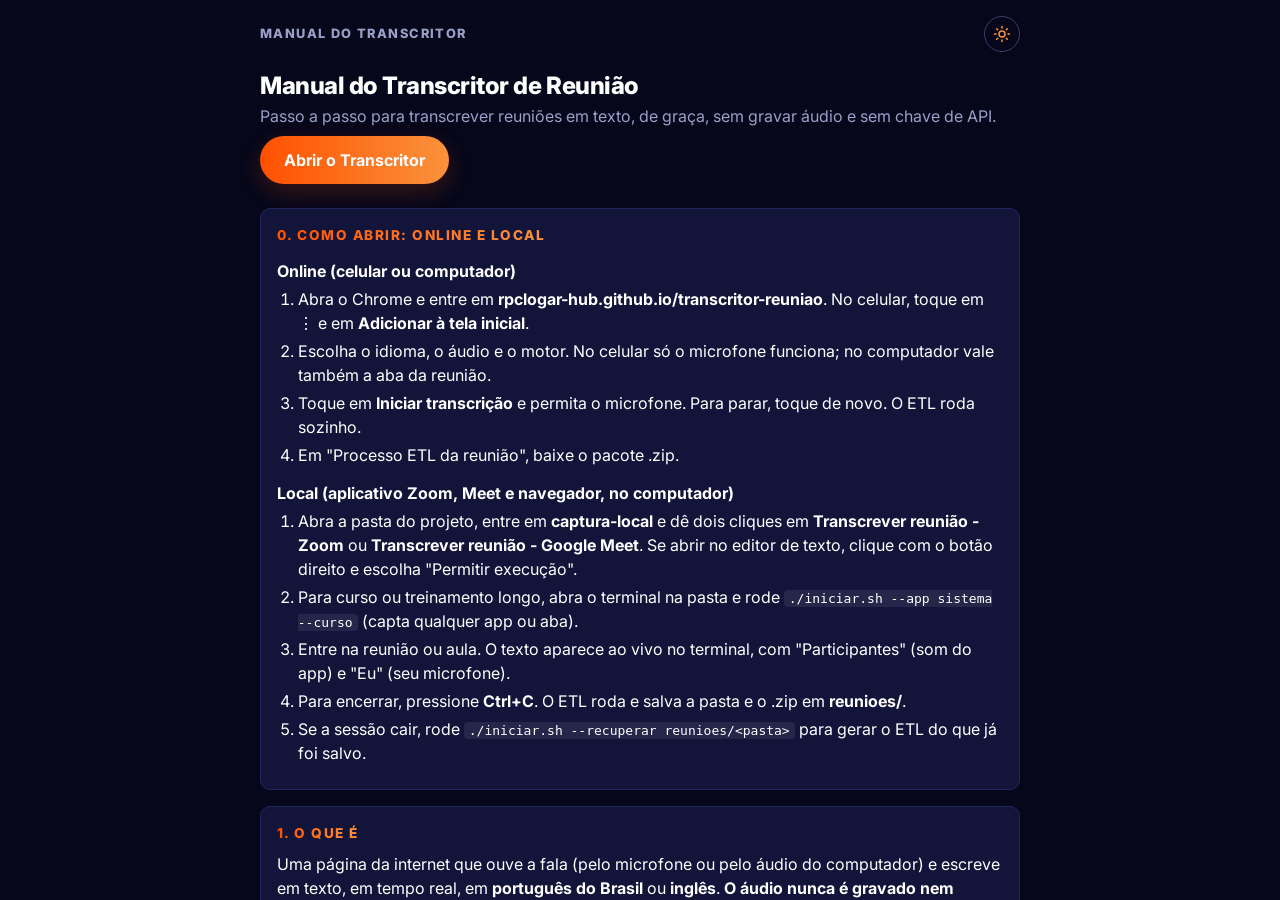
<file: manual.html>
<!doctype html>
<html lang="pt-BR">
<head>
<meta charset="utf-8">
<meta name="robots" content="noindex, nofollow">
<meta name="viewport" content="width=device-width, initial-scale=1, viewport-fit=cover">
<meta name="color-scheme" content="dark light">
<title>Manual do Transcritor</title>
<link rel="preconnect" href="https://fonts.googleapis.com">
<link href="https://fonts.googleapis.com/css2?family=Inter:wght@300;400;500;600;700;800&display=swap" rel="stylesheet">
<link rel="stylesheet" href="palco-base.css">
<style>
  html, body { margin: 0; background: #06071a; }
  .palco { color-scheme: dark; justify-content: flex-start; align-items: center; padding-bottom: 32px;
    --pl-ok: #4cc58a; --pl-warn: #e0a84a; }
  .palco.claro { color-scheme: light; --pl-ok: #1f7a4d; --pl-warn: #9a6200; }
  main { width: 100%; max-width: 760px; display: flex; flex-direction: column; gap: 16px; }
  h1 { font-size: 1.5rem; font-weight: 800; letter-spacing: -.02em; }
  h2 { font-size: .85rem; font-weight: 800; letter-spacing: .11em; text-transform: uppercase; margin: 0 0 8px; background: var(--pl-grad); -webkit-background-clip: text; background-clip: text; color: transparent; width: fit-content; }
  h3 { font-size: 1rem; margin: 14px 0 4px; }
  section { background: var(--pl-surface); border: 1px solid var(--pl-line); border-radius: 10px; padding: 16px; }
  p { margin: 0 0 8px; } ol, ul { margin: 0 0 8px; padding-left: 1.3rem; } li { margin-bottom: 4px; }
  .sub { color: var(--pl-muted); }
  .aviso { border-left: 4px solid var(--pl-warn); padding: 6px 10px; margin: 8px 0; background: var(--pl-hover); }
  .ok { border-left: 4px solid var(--pl-ok); padding: 6px 10px; margin: 8px 0; background: var(--pl-hover); }
  table { border-collapse: collapse; width: 100%; font-size: .92rem; } th, td { border: 1px solid var(--pl-line); padding: 6px 8px; text-align: left; vertical-align: top; }
  code { background: var(--pl-hover); padding: 1px 5px; border-radius: 4px; overflow-wrap: anywhere; }
  a { color: var(--pl-orange-light); } .palco.claro a { color: var(--pl-blue); }
  a.botao { display: inline-block; padding: 12px 24px; background: var(--pl-grad); color: #fff; border-radius: 999px; font-weight: 700; text-decoration: none; box-shadow: 0 8px 24px #ff510033; }
  .palco.claro a.botao { color: #fff; }
  @media print { .palco { position: static; } body { background: #fff; } }
</style>
</head>
<body>
<div class="palco" id="palco">
<main>
  <div class="p-top"><span>Manual do transcritor</span><div class="p-acts">
    <button type="button" class="p-tema" id="tema" aria-label="Alternar entre modo claro e escuro" title="Modo claro / escuro">
      <svg class="sol" viewBox="0 0 24 24" width="18" height="18" fill="none" stroke="currentColor" stroke-width="2" stroke-linecap="round" aria-hidden="true"><circle cx="12" cy="12" r="4"/><path d="M12 2v2M12 20v2M4.9 4.9l1.4 1.4M17.7 17.7l1.4 1.4M2 12h2M20 12h2M4.9 19.1l1.4-1.4M17.7 6.3l1.4-1.4"/></svg>
      <svg class="lua" viewBox="0 0 24 24" width="18" height="18" fill="none" stroke="currentColor" stroke-width="2" stroke-linecap="round" stroke-linejoin="round" aria-hidden="true"><path d="M21 12.8A9 9 0 1 1 11.2 3a7 7 0 0 0 9.8 9.8z"/></svg>
    </button></div></div>
  <header>
    <h1>Manual do Transcritor de Reunião</h1>
    <p class="sub">Passo a passo para transcrever reuniões em texto, de graça, sem gravar áudio e sem chave de API.</p>
    <p><a class="botao" href="./">Abrir o Transcritor</a></p>
  </header>

  <section>
    <h2>0. Como abrir: online e local</h2>
    <h3>Online (celular ou computador)</h3>
    <ol>
      <li>Abra o Chrome e entre em <b>rpclogar-hub.github.io/transcritor-reuniao</b>. No celular, toque em ⋮ e em <b>Adicionar à tela inicial</b>.</li>
      <li>Escolha o idioma, o áudio e o motor. No celular só o microfone funciona; no computador vale também a aba da reunião.</li>
      <li>Toque em <b>Iniciar transcrição</b> e permita o microfone. Para parar, toque de novo. O ETL roda sozinho.</li>
      <li>Em "Processo ETL da reunião", baixe o pacote .zip.</li>
    </ol>
    <h3>Local (aplicativo Zoom, Meet e navegador, no computador)</h3>
    <ol>
      <li>Abra a pasta do projeto, entre em <b>captura-local</b> e dê dois cliques em <b>Transcrever reunião - Zoom</b> ou <b>Transcrever reunião - Google Meet</b>. Se abrir no editor de texto, clique com o botão direito e escolha "Permitir execução".</li>
      <li>Para curso ou treinamento longo, abra o terminal na pasta e rode <code>./iniciar.sh --app sistema --curso</code> (capta qualquer app ou aba).</li>
      <li>Entre na reunião ou aula. O texto aparece ao vivo no terminal, com "Participantes" (som do app) e "Eu" (seu microfone).</li>
      <li>Para encerrar, pressione <b>Ctrl+C</b>. O ETL roda e salva a pasta e o .zip em <b>reunioes/</b>.</li>
      <li>Se a sessão cair, rode <code>./iniciar.sh --recuperar reunioes/&lt;pasta&gt;</code> para gerar o ETL do que já foi salvo.</li>
    </ol>
  </section>

  <section>
    <h2>1. O que é</h2>
    <p>Uma página da internet que ouve a fala (pelo microfone ou pelo áudio do computador) e escreve em texto, em tempo real, em <b>português do Brasil</b> ou <b>inglês</b>. <b>O áudio nunca é gravado nem guardado</b>: só o texto fica salvo no seu aparelho. Depois você pode pedir ao Claude um resumo, ata, mapa mental, tarefas ou fazer perguntas sobre a reunião.</p>
    <div class="aviso"><b>Aviso importante:</b> o motor "Chrome" envia o áudio aos servidores do Google para reconhecer a fala. O motor "Whisper local" não envia nada. Avise os participantes de que a reunião está sendo transcrita.</div>
  </section>

  <section>
    <h2>2. O que você precisa</h2>
    <ul>
      <li><b>Chrome</b> (ou Edge) no celular Android ou no computador. Safari/Firefox não servem para o motor Chrome.</li>
      <li>Internet (para o motor Chrome e para baixar o modelo do Whisper na primeira vez).</li>
      <li>Permitir o <b>microfone</b> quando o navegador pedir.</li>
    </ul>
    <p>Dica: no celular, toque em ⋮ → <b>Adicionar à tela inicial</b> para abrir como se fosse um aplicativo.</p>
  </section>

  <section>
    <h2>3. Qual combinação usar</h2>
    <table>
      <tr><th>Situação</th><th>Onde</th><th>Fonte</th><th>Motor</th></tr>
      <tr><td>Reunião presencial</td><td>Celular ou computador</td><td>Microfone</td><td>Chrome (rápido)</td></tr>
      <tr><td>Chamada telefônica</td><td>Celular</td><td>Microfone, chamada no viva-voz</td><td>Chrome</td></tr>
      <tr><td>Reunião online (Meet, Zoom, Teams no navegador)</td><td>Computador</td><td>Computador + meu microfone</td><td>Whisper local</td></tr>
      <tr><td>Vídeo ou aula que está tocando</td><td>Computador</td><td>Áudio do computador</td><td>Whisper local</td></tr>
      <tr><td>Privacidade máxima</td><td>Computador</td><td>Qualquer</td><td>Whisper local</td></tr>
    </table>
    <div class="aviso">O celular <b>não consegue</b> capturar o áudio interno (limite do navegador). Só o microfone, com o som da chamada no alto-falante.</div>
  </section>

  <section>
    <h2>4. Transcrever uma reunião (passo a passo)</h2>
    <ol>
      <li>Abra a página. Escolha o <b>Idioma</b> (Português ou English).</li>
      <li>Escolha <b>De onde vem o áudio</b> e o <b>Motor</b> (veja a tabela acima).</li>
      <li>Toque em <b>Iniciar transcrição</b>. Permita o microfone se o navegador perguntar.</li>
      <li>Fale. O texto aparece na caixa do meio. Em cinza itálico é o que ainda está sendo reconhecido.</li>
      <li><b>Deixe a tela ligada</b> e o navegador aberto. Se a tela apagar, o Chrome pode parar de ouvir.</li>
      <li>Ao terminar, toque em <b>Parar transcrição</b>. O texto fica salvo. Para continuar depois, toque em <b>Retomar</b>.</li>
    </ol>
    <p>Cada trecho tem o horário (hh:mm:ss) desde o início da reunião.</p>
  </section>

  <section>
    <h2>5. Capturar o áudio do computador</h2>
    <ol>
      <li>Abra a reunião ou o vídeo em outra aba do Chrome.</li>
      <li>No Transcritor, escolha <b>Áudio do computador</b> (ou <b>Computador + meu microfone</b>, se também quiser sua voz). O motor muda sozinho para Whisper local.</li>
      <li>Toque em <b>Iniciar</b>. Abre uma janela do navegador pedindo o que compartilhar.</li>
      <li>Escolha <b>Aba do Chrome</b>, selecione a aba da reunião e <b>marque "Compartilhar áudio da aba"</b>. Sem essa caixa marcada não há áudio e a página avisa.</li>
      <li>Toque em <b>Compartilhar</b>. Volte para a aba do Transcritor (ou deixe aberta em outra janela).</li>
    </ol>
    <p>No <b>Windows</b> também dá para escolher "Tela inteira" e marcar "Compartilhar áudio do sistema", que captura tudo que toca no computador. No Linux e no Mac só funciona o áudio de uma aba.</p>
    <p>Para encerrar, toque em Parar no Transcritor (ou em "Parar compartilhamento" na barra do Chrome).</p>
  </section>

  <section>
    <h2>6. O motor Whisper local</h2>
    <ul>
      <li>Na <b>primeira vez</b> baixa um modelo de voz (~80 MB). Aparece "Baixando modelo de voz: X%". Depois fica guardado pelo navegador.</li>
      <li>O texto aparece <b>alguns segundos depois</b> da fala, por trechos, e não palavra por palavra.</li>
      <li>Funciona dentro do navegador: o áudio não sai do seu computador e é descartado logo após virar texto.</li>
      <li>Em computador fraco pode ficar atrasado. A página avisa; nesse caso use o motor Chrome (só microfone).</li>
    </ul>
  </section>

  <section>
    <h2>7. Durante a reunião</h2>
    <ul>
      <li><b>★ Marcar momento:</b> insere uma marca no horário atual. Útil para achar depois "aquela decisão".</li>
      <li><b>Marcar uma fala:</b> toque na fala para pôr ★ (toque de novo para tirar).</li>
      <li><b>+ Nota digitada:</b> escreva uma anotação sua, que entra na linha do tempo e vai para o resumo.</li>
      <li><b>Quem está falando:</b> em <i>Glossário → Nomes de falantes</i> adicione os nomes. Depois toque no nome na tela "Quem está falando" e as falas seguintes ficam com ele. Para corrigir uma fala, toque no nome ao lado dela. É manual: a página não reconhece vozes sozinha.</li>
    </ul>
  </section>

  <section>
    <h2>8. Glossário (corrigir nomes e termos)</h2>
    <p>Abra <b>Glossário</b> e escreva uma regra por linha, no formato <code>errado = certo</code>:</p>
    <p><code>cloude = Claude</code><br><code>kiwi fai = Kiwify</code></p>
    <p>Toque em <b>Salvar glossário</b>. Vale para o texto novo; use <b>Aplicar na reunião aberta</b> para corrigir o que já foi transcrito.</p>
  </section>

  <section>
    <h2>9. Resumo, ata, mapa mental e perguntas (com o Claude)</h2>
    <p>Não precisa de chave nem de custo extra: a página prepara o pedido e você cola no app do Claude.</p>
    <ol>
      <li>Em <b>Modelo</b>, escolha: <i>Ata completa</i>, <i>Resumo executivo</i>, <i>Chamada de vendas</i>, <i>Entrevista</i>, <i>Aula</i>, <i>Mapa mental</i>, <i>Só tarefas e decisões</i>, <i>Perguntar à reunião</i> ou <i>Só a transcrição limpa</i>.</li>
      <li>Se escolher "Perguntar à reunião", escreva a pergunta na caixa que aparece.</li>
      <li>Toque em <b>Copiar com instruções para o Claude</b>.</li>
      <li>Abra o app do Claude, cole e envie. O Claude devolve o documento pronto, já com o português corrigido.</li>
    </ol>
    <div class="ok">Para vários resultados da mesma reunião (ata + tarefas + mapa mental), repita os passos com outro modelo.</div>
  </section>

  <section>
    <h2>10. Salvar e compartilhar o texto</h2>
    <table>
      <tr><th>Botão</th><th>O que faz</th></tr>
      <tr><td>Copiar só o texto</td><td>Copia a transcrição com horários.</td></tr>
      <tr><td>Compartilhar</td><td>Abre o menu do celular (WhatsApp, e-mail...).</td></tr>
      <tr><td>Baixar .txt / .md</td><td>Texto simples / Markdown.</td></tr>
      <tr><td>Baixar .srt</td><td>Legenda com tempos, para vídeo.</td></tr>
      <tr><td>Baixar Word (.doc)</td><td>Abre no Word e no Google Docs.</td></tr>
      <tr><td>PDF</td><td>Abre a impressão; escolha "Salvar como PDF".</td></tr>
    </table>
  </section>

  <section>
    <h2>10b. Reunião online ao vivo e ETL automático</h2>
    <ol>
      <li>Entre no Google Meet ou no Zoom pelo navegador (Zoom Web: zoom.us/wc). O app Zoom instalado não pode ser captado pelo navegador.</li>
      <li>No Transcritor, escolha "Reunião + meu microfone", motor Whisper local e velocidade "Tempo real". Use fones.</li>
      <li>Toque em Iniciar, escolha a ABA da reunião e marque "Compartilhar áudio da guia". As falas saem como "Participantes" (aba) e "Eu" (microfone).</li>
      <li>Ao parar, o ETL roda sozinho: extrai as falas, limpa e analisa (decisões, tarefas com responsável e prazo, riscos, perguntas, nomes, valores, datas, palavras-chave, capítulos, participação) e prepara o pacote.</li>
      <li>Em "Processo ETL da reunião", baixe o pacote .zip (relatório, base de conhecimento, JSON, CSVs, legendas e texto). O ETL usa regras locais; para uma ata redigida, use também o modelo do Claude.</li>
    </ol>
  </section>

  <section>
    <h2>11. Minhas reuniões</h2>
    <ul>
      <li><b>Nova reunião:</b> cria uma reunião vazia (pare a transcrição antes).</li>
      <li><b>Abrir / Renomear:</b> troque de reunião e dê nomes fáceis.</li>
      <li><b>Buscar:</b> procura uma palavra em todas as reuniões e mostra os trechos.</li>
      <li><b>Mesclar na aberta:</b> junta uma reunião à que está aberta (útil se a transcrição foi interrompida).</li>
      <li><b>Apagar:</b> vai para a <b>Lixeira</b>, de onde dá para restaurar ou excluir de vez.</li>
    </ul>
    <div class="aviso">O texto fica guardado <b>só neste navegador e neste aparelho</b>. Limpar os dados do navegador apaga tudo. Exporte ou copie o que for importante.</div>
  </section>

  <section>
    <h2>12. Problemas comuns</h2>
    <table>
      <tr><th>Sintoma</th><th>Solução</th></tr>
      <tr><td>"Microfone bloqueado"</td><td>Toque no cadeado ao lado do endereço → Permissões → Microfone → Permitir. Recarregue.</td></tr>
      <tr><td>Parou sozinho / texto não aparece</td><td>Tela desligou ou o Chrome foi para segundo plano. Mantenha a tela ligada e toque em Retomar.</td></tr>
      <tr><td>"Nenhum áudio foi compartilhado"</td><td>Refaça o passo da seção 5 e marque "Compartilhar áudio da aba".</td></tr>
      <tr><td>Texto repetido ou palavras erradas</td><td>Fale mais perto do microfone, reduza o ruído e use o glossário.</td></tr>
      <tr><td>Whisper lento ou "atrasada"</td><td>Use o motor Chrome para microfone, ou feche outras abas pesadas.</td></tr>
      <tr><td>"Falha no Whisper" / não baixa o modelo</td><td>Verifique a internet e recarregue a página. Se persistir, anote a mensagem exata e peça ajuda.</td></tr>
      <tr><td>No celular, opções de computador desativadas</td><td>É normal: o celular só captura o microfone.</td></tr>
      <tr><td>Fala em outro idioma sai errada</td><td>Troque o Idioma antes de iniciar (não dá para trocar no meio).</td></tr>
    </table>
  </section>

  <section>
    <h2>13. O que esta ferramenta não faz</h2>
    <ul>
      <li>Não grava nem guarda áudio.</li>
      <li>Não identifica sozinha quem está falando (a marcação é manual).</li>
      <li>Não grava ligações do celular por dentro (só pelo microfone, no viva-voz).</li>
      <li>Não captura áudio interno no celular.</li>
      <li>Só português do Brasil e inglês.</li>
      <li>Não gera o resumo sozinha: ela prepara o pedido e o Claude responde.</li>
    </ul>
  </section>

  <section>
    <h2>14. Atalho: roteiro de 1 minuto</h2>
    <ol>
      <li>Abra a página no Chrome e escolha idioma, fonte e motor.</li>
      <li>Iniciar, deixe a reunião rolar e depois Parar.</li>
      <li>Escolha o modelo, copie para o Claude e cole no app do Claude.</li>
    </ol>
  </section>
</main>
</div>
<script>
(function(){var P=document.getElementById('palco');try{if(localStorage.getItem('palco-tema')==='c')P.classList.add('claro');}catch(e){}
document.getElementById('tema').addEventListener('click',function(){var c=P.classList.toggle('claro');try{localStorage.setItem('palco-tema',c?'c':'e');}catch(e){}});})();
</script>
</body>
</html>
</file>
<file: palco-base.css>
/* ==========================================================================
   Design system "Palco": fundo azul-marinho, detalhe laranja, modo escuro/claro
   Origem: modo palco do Metrônomo de Bateria (tela cheia). Valores medidos do original.
   Uso: <div class="palco" id="palco"> ... </div>  (+ classe .claro para o modo claro)
   Fonte: Inter 300-800 (Google Fonts). Fallback: Arial.
   ========================================================================== */

/* ---------- tokens: escuro é o padrão ---------- */
.palco{
  /* superfícies */
  --pl-bg:#06071a;              /* fundo da tela */
  --pl-surface:#12143a;         /* blocos, campos */
  --pl-line:#23265a;            /* borda de bloco/campo, rodapé */
  --pl-line-strong:#3a3d6e;     /* borda de botões redondos */
  /* texto */
  --pl-text:#ffffff;
  --pl-muted:#9aa0c8;           /* rótulos, barra de topo */
  --pl-soft:#cfd3f5;            /* texto de botão fantasma */
  --pl-faint:#8e94bd;           /* botão discreto do rodapé */
  --pl-dim:#5b6096;             /* número do bloco apagado */
  /* marca */
  --pl-blue:#1b1bf2;            /* batida/estado ativo comum */
  --pl-blue-edge:#4c4cff;       /* borda do bloco azul aceso */
  --pl-orange:#ff5100;          /* acento: só detalhe */
  --pl-orange-light:#fb923c;    /* 2º tom do degradê, legenda "BPM", ícone do sol */
  --pl-orange-edge:#ff8a4d;     /* borda do bloco laranja aceso */
  --pl-grad:linear-gradient(90deg,#ff5100,#fb923c);
  /* botões e campos (variam por tema) */
  --pl-btn-border:#3a3d6e; --pl-btn-text:#cfd3f5; --pl-btn-bg:transparent;
  --pl-seg-border:#3a3d6e; --pl-seg-text:#cfd3f5; --pl-seg-bg:transparent;
  --pl-tile-bg:#12143a;   --pl-tile-border:#23265a; --pl-tile-text:#5b6096;
  --pl-input-bg:#12143a;  --pl-input-border:#23265a; --pl-input-text:#fff;
  --pl-foot-border:#23265a; --pl-foot-text:#8e94bd;
  --pl-hover:#ffffff14;   --pl-dot:#3a3e78; --pl-dot-on:#fb923c;
  --pl-tema-cor:#fb923c;
  --fw:16px;                    /* espessura da moldura piscando: 6 / 10 / 16 */
}
/* ---------- modo claro: só troca os tokens ---------- */
.palco.claro{
  --pl-bg:#eef1ff; --pl-surface:#fff; --pl-line:#cbd4f1; --pl-line-strong:#cbd4f1;
  --pl-text:#0e0f2c; --pl-muted:#4a5072;
  --pl-blue-edge:#1b1bf2; --pl-orange-edge:#ff5100;
  --pl-btn-border:#cbd4f1; --pl-btn-text:#1b1bf2; --pl-btn-bg:#fff;
  --pl-seg-border:#1b1bf2; --pl-seg-text:#1b1bf2; --pl-seg-bg:#fff;
  --pl-tile-bg:#fff; --pl-tile-border:#cbd4f1; --pl-tile-text:#4a5072;
  --pl-input-bg:#fff; --pl-input-border:#cbd4f1; --pl-input-text:#0e0f2c;
  --pl-foot-border:#cbd4f1; --pl-foot-text:#4a5072;
  --pl-hover:#e9edff; --pl-dot:#c3cbea; --pl-dot-on:#ff5100;
  --pl-tema-cor:#1b1bf2;
}

/* ---------- base ---------- */
:where(.palco,.palco *){box-sizing:border-box;margin:0;padding:0}   /* :where = força zero: não vence os componentes */
.palco{
  position:fixed;inset:0;z-index:100;
  display:flex;flex-direction:column;justify-content:space-between;gap:12px;
  padding:16px 20px;overflow-y:auto;
  font-family:"Inter",Arial,sans-serif;line-height:1.5;-webkit-font-smoothing:antialiased;
  background:var(--pl-bg);color:var(--pl-text);
}
:where(.palco button){font:inherit;cursor:pointer;border:0;background:none;color:inherit}
.palco :focus-visible{outline:3px solid var(--pl-orange-light);outline-offset:3px}
.palco[hidden]{display:none}

/* moldura que pisca: laranja no acento, azul nos demais (acende ~110 ms) */
.palco.f1{box-shadow:inset 0 0 0 var(--fw) var(--pl-orange)}
.palco.f{box-shadow:inset 0 0 0 var(--fw) var(--pl-blue)}

/* ---------- barra do topo ---------- */
.p-top{display:flex;justify-content:space-between;align-items:center;gap:12px;
  color:var(--pl-muted);font-size:.8rem;font-weight:800;letter-spacing:.11em;text-transform:uppercase}
.p-top span{white-space:nowrap;overflow:hidden;text-overflow:ellipsis}
.p-acts{display:flex;align-items:center;gap:8px;flex:none}
.p-sair{border:1px solid var(--pl-btn-border);border-radius:999px;padding:10px 20px;
  color:var(--pl-btn-text);font-weight:700;background:var(--pl-btn-bg)}
.p-tema{width:36px;height:36px;border-radius:50%;border:1px solid var(--pl-btn-border);
  color:var(--pl-tema-cor);background:var(--pl-btn-bg);display:grid;place-items:center;padding:0}
.p-tema .lua{display:none}
.palco.claro .p-tema .sol{display:none}.palco.claro .p-tema .lua{display:block}

/* ---------- controle segmentado (pílulas) ---------- */
.seg{display:flex;gap:8px;flex-wrap:nowrap}
.seg button{flex:1;padding:9px 4px;font-size:.82rem;font-weight:700;white-space:nowrap;
  border:1px solid var(--pl-seg-border);border-radius:999px;color:var(--pl-seg-text);background:var(--pl-seg-bg)}
.seg button:hover{background:var(--pl-hover)}
.seg button[aria-pressed=true]{background:var(--pl-grad);border-color:transparent;color:#fff;
  box-shadow:0 6px 18px #ff510040}

/* ---------- número em destaque + slider + botão principal ---------- */
.p-mid{text-align:center}
.p-bpm{display:flex;align-items:center;justify-content:center;gap:clamp(12px,4vw,40px)}
.p-bpm strong{font-size:clamp(3.2rem,min(15vw,12vh),8rem);font-weight:800;letter-spacing:-.07em;
  line-height:1;font-variant-numeric:tabular-nums}
.p-step{width:46px;height:46px;border-radius:50%;border:1px solid var(--pl-btn-border);
  color:var(--pl-btn-text);background:var(--pl-btn-bg);font-size:1.6rem;font-weight:700}
.p-mid small{display:block;color:var(--pl-orange-light);font-weight:800;letter-spacing:.2em;margin-top:2px}
.p-mid input[type=range]{display:block;width:min(86vw,640px);height:32px;margin:6px auto 0;accent-color:var(--pl-orange)}
.p-bot{display:flex;justify-content:center;margin-top:10px}
.cta{padding:13px 34px;min-width:200px;border-radius:999px;font-weight:700;font-size:1.05rem;color:#fff;
  background:var(--pl-grad);box-shadow:0 8px 24px #ff510033}
.cta[data-on=true]{background:var(--pl-blue);box-shadow:none}   /* "Parar": azul, sem brilho */

/* ---------- blocos indicadores (tiles) ---------- */
.pfaixa{display:grid;grid-template-columns:repeat(var(--n,4),1fr);gap:10px;flex:1 1 60px;min-height:40px;max-height:150px}   /* --n = quantidade de blocos */
.pfaixa i{position:relative;display:grid;place-items:center;border-radius:10px;border:2px solid var(--pl-tile-border);
  background:var(--pl-tile-bg);color:var(--pl-tile-text);font-style:normal;font-weight:800;
  font-size:clamp(1.6rem,4vw,3rem);cursor:pointer;-webkit-tap-highlight-color:transparent}
.pfaixa i.ac{box-shadow:inset 0 5px 0 var(--pl-orange)}                /* marcador de acento (faixa no topo) */
.pfaixa i.on{background:var(--pl-blue);border-color:var(--pl-blue-edge);color:#fff}
.pfaixa i.on.um{background:var(--pl-orange);border-color:var(--pl-orange-edge)}
/* pontinhos de subdivisão dentro do bloco */
.sd{position:absolute;left:0;right:0;bottom:6px;display:flex;justify-content:center;gap:5px;pointer-events:none;font-style:normal}
.sd u{display:block;width:6px;height:6px;border-radius:50%;background:var(--pl-dot);text-decoration:none}
.sd u.on{background:var(--pl-dot-on)}
.pfaixa i.on .sd u{background:#ffffff55}
.pfaixa i.on .sd u.on{background:#fff}

/* ---------- campos em grade ---------- */
.p-opts{display:grid;gap:10px}
.p-row{display:grid;gap:10px}
.p-r2{grid-template-columns:1fr 1fr}
.p-r3{grid-template-columns:repeat(3,1fr)}
.p-r4{grid-template-columns:repeat(4,1fr);gap:6px}
.p-o{display:flex;flex-direction:column;gap:5px;min-width:0}
.p-o label{font-size:.62rem;font-weight:800;letter-spacing:.09em;text-transform:uppercase;color:var(--pl-muted);
  white-space:nowrap;overflow:hidden;text-overflow:ellipsis}
.p-r4 .p-o label{font-size:.58rem;letter-spacing:.05em}
.p-o select,.p-o input{width:100%;min-width:0;font:inherit;font-size:.9rem;padding:9px 10px;
  border:1px solid var(--pl-input-border);border-radius:8px;background:var(--pl-input-bg);color:var(--pl-input-text)}
.p-r4 .p-o select,.p-r4 .p-o input{padding-left:6px;padding-right:4px}
.p-o select:disabled{opacity:.4}
.p-rows-off{opacity:.4;pointer-events:none}                              /* grupo desligado */

/* ---------- rodapé discreto ---------- */
.p-foot{display:flex;justify-content:center}
.p-foot button{padding:7px 16px;border:1px solid var(--pl-foot-border);border-radius:999px;
  font-size:.75rem;font-weight:700;letter-spacing:.04em;color:var(--pl-foot-text);background:transparent}
.p-foot button:hover{background:var(--pl-hover);color:var(--pl-soft)}
.palco.claro .p-foot button:hover{color:var(--pl-text)}

/* ---------- telas baixas: tudo cabe sem rolagem ---------- */
@media(max-height:700px){
  .palco{gap:8px;padding:10px 16px}
  .p-sair{padding:7px 16px}
  .p-tema{width:32px;height:32px}
  .p-step{width:40px;height:40px}
  .p-mid small{margin-top:0}
  .p-mid input[type=range]{height:26px;margin-top:2px}
  .p-bot{margin-top:6px}
  .cta{padding:10px 30px}
  .p-o select,.p-o input{padding:5px 8px;font-size:.85rem}
}
@media(max-height:660px){
  .palco{gap:5px;padding:8px 14px}
  .p-bpm strong{font-size:2.8rem}
  .p-step{width:36px;height:36px;font-size:1.3rem}
  .p-mid input[type=range]{height:20px}
  .p-bot{margin-top:4px}
  .cta{padding:8px 28px;font-size:.95rem}
  .seg button{padding:7px 4px}
  .p-sair{padding:5px 14px}
  .p-tema{width:30px;height:30px}
  .p-opts{gap:6px}.p-row{gap:8px}.p-o{gap:3px}
  .p-foot button{padding:4px 14px}
  .pfaixa{min-height:36px}
}
@media(prefers-reduced-motion:reduce){.palco *{animation:none!important;transition:none!important}}
</file>
